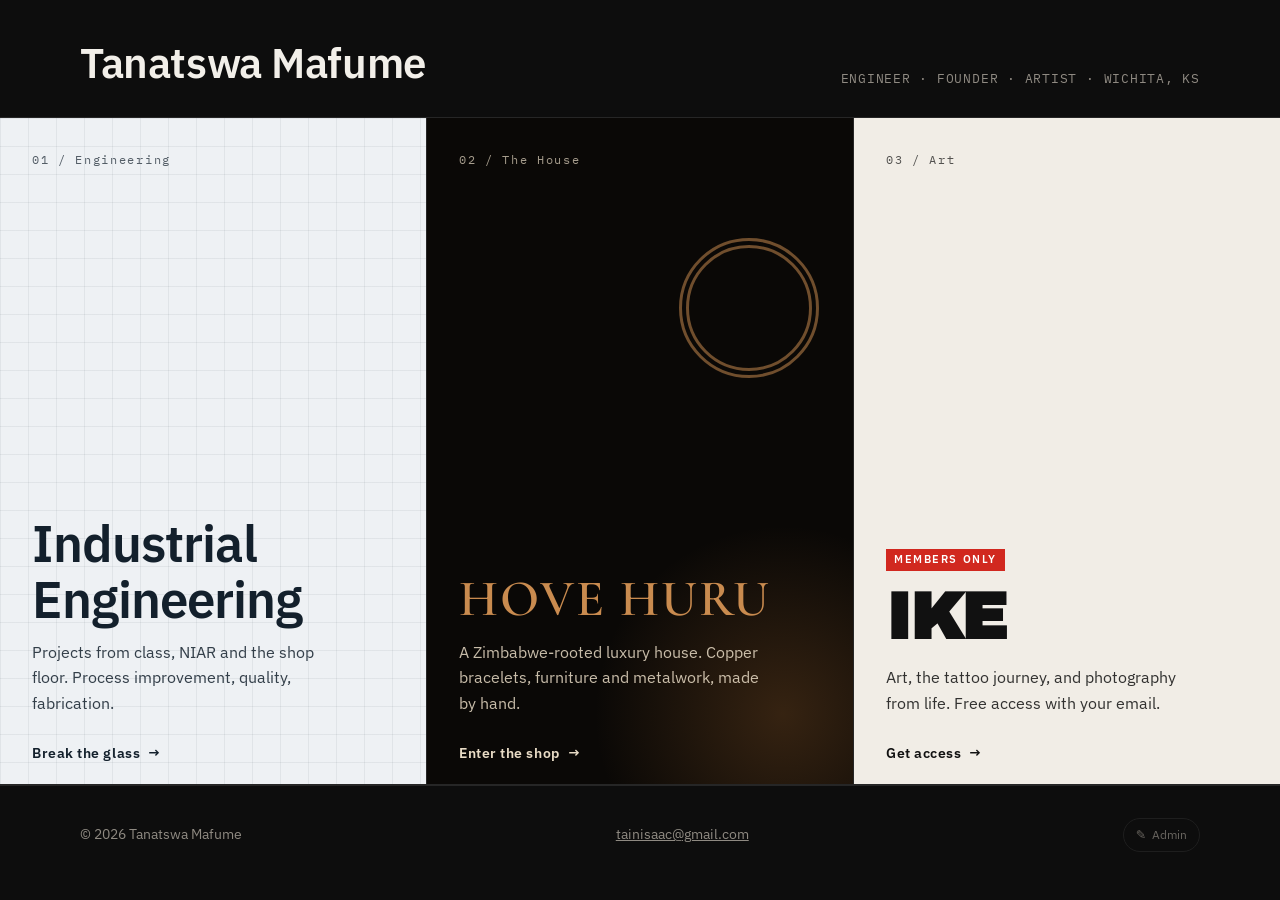
<file: index.html>
<!doctype html>
<html lang="en">
<head>
<meta charset="utf-8">
<meta name="viewport" content="width=device-width, initial-scale=1">
<title>Tanatswa Mafume</title>
<meta name="description" content="Tanatswa Mafume: industrial engineer, founder of Hove Huru, and artist behind Ike.">
<link rel="preconnect" href="https://fonts.googleapis.com">
<link rel="preconnect" href="https://fonts.gstatic.com" crossorigin>
<link href="https://fonts.googleapis.com/css2?family=IBM+Plex+Sans:wght@400;600&family=IBM+Plex+Mono:wght@500&family=Cormorant+Garamond:wght@500;600&family=Archivo+Black&display=swap" rel="stylesheet">
<link rel="stylesheet" href="assets/base.css?v=20261031181204">
<style>
  :root {
    --bg: #0d0d0d; --fg: #f2efe9; --muted: #8f8a82; --line: #262626;
    --font-body: "IBM Plex Sans", system-ui, sans-serif;
    --font-display: "IBM Plex Sans", system-ui, sans-serif;
  }
  body { min-height: 100vh; display: flex; flex-direction: column; }
  header.hub { padding: 40px 0 28px; }
  header.hub .wrap { display: flex; justify-content: space-between; align-items: end; gap: 16px; flex-wrap: wrap; }
  .hub h1 { font-size: clamp(1.8rem, 4vw, 2.6rem); font-weight: 600; letter-spacing: -.01em; margin: 0; }
  .hub p { margin: 0; color: var(--muted); font-family: "IBM Plex Mono", monospace; font-size: .8rem; letter-spacing: .06em; text-transform: uppercase; }

  .doors { flex: 1; display: grid; grid-template-columns: repeat(3, 1fr); gap: 1px; background: var(--line); border-block: 1px solid var(--line); }
  .door {
    position: relative; display: flex; flex-direction: column; justify-content: space-between;
    min-height: 62vh; padding: 32px; text-decoration: none; overflow: hidden;
    transition: filter .25s ease;
  }
  .door:focus-visible { outline: 2px solid currentColor; outline-offset: -6px; }
  .door .num { font-family: "IBM Plex Mono", monospace; font-size: .75rem; letter-spacing: .14em; opacity: .7; }
  .door h2 { font-size: clamp(2rem, 4vw, 3.2rem); margin: 0 0 12px; }
  .door .what { max-width: 30ch; opacity: .85; margin: 0 0 24px; }
  .door .go { font-size: .85rem; font-weight: 600; letter-spacing: .04em; display: inline-flex; gap: 8px; align-items: center; }
  .door .go::after { content: "→"; transition: transform .2s ease; }
  .door:hover .go::after { transform: translateX(4px); }

  .door.eng { background: #eef1f4; color: #13202c; }
  .door.eng h2 { font-family: "IBM Plex Sans", sans-serif; font-weight: 600; letter-spacing: -.02em; }
  .door.eng .grid-bg { position: absolute; inset: 0; background-image: linear-gradient(#13202c10 1px, transparent 1px), linear-gradient(90deg, #13202c10 1px, transparent 1px); background-size: 28px 28px; pointer-events: none; }

  .door.hh { background: #0a0806; color: #e9dcc6; }
  .door.hh h2 { font-family: "Cormorant Garamond", serif; font-weight: 600; letter-spacing: .04em; text-transform: uppercase; color: #c98b4f; }
  .door.hh .glow { position: absolute; width: 380px; height: 380px; right: -120px; bottom: -120px; border-radius: 50%; background: radial-gradient(circle, #b8733340, transparent 70%); pointer-events: none; }

  .door.ike { background: #f1ede6; color: #111; }
  .door.ike h2 { font-family: "Archivo Black", sans-serif; text-transform: uppercase; font-size: clamp(2.4rem, 5vw, 4rem); letter-spacing: -.02em; }
  .door.ike .stamp { display: inline-block; background: #d1281f; color: #fff; padding: 2px 8px; font-size: .7rem; letter-spacing: .14em; text-transform: uppercase; font-weight: 600; margin-bottom: 12px; }

  .door > * { position: relative; }

  /* ---- Motion ---- */
  .door::before { content: ""; position: absolute; inset: 0; pointer-events: none; opacity: 0; transition: opacity .5s ease; background: radial-gradient(420px circle at var(--mx, 50%) var(--my, 50%), var(--spot), transparent 65%); }
  .door:hover::before { opacity: 1; }
  .door.eng { --spot: #1f4e7922; } .door.hh { --spot: #c98b4f33; } .door.ike { --spot: #d1281f22; }
  .door .reveal-up { transform: translateY(14px); transition: transform .6s cubic-bezier(.2,.8,.2,1); }
  .door:hover .reveal-up { transform: none; }
  .door .what { transition: opacity .5s ease; }
  .door.eng .grid-bg { animation: drift 24s linear infinite; }
  @keyframes drift { to { background-position: 28px 28px, 28px 28px; } }
  .door.hh .glow { animation: breathe 6s ease-in-out infinite; }
  @keyframes breathe { 50% { transform: scale(1.25); opacity: .7; } }
  .door.hh .ring { position: absolute; right: 8%; top: 18%; width: 140px; aspect-ratio: 1; border-radius: 50%; border: 10px double #c98b4f88; animation: spin 18s linear infinite; pointer-events: none; }
  @keyframes spin { to { transform: rotate(360deg); } }
  .door.ike h2 { position: relative; }
  .door.ike:hover h2::before, .door.ike:hover h2::after { content: attr(data-text); position: absolute; inset: 0; }
  .door.ike:hover h2::before { color: #d1281f; animation: glitch .4s steps(2) infinite; clip-path: inset(0 0 55% 0); }
  .door.ike:hover h2::after { color: #1f6fd1; animation: glitch .5s steps(2) infinite reverse; clip-path: inset(50% 0 0 0); }
  @keyframes glitch { 0% { transform: translate(0) } 25% { transform: translate(-4px, 2px) } 50% { transform: translate(4px, -1px) } 75% { transform: translate(-2px, -2px) } 100% { transform: translate(3px, 1px) } }
  .motion-on .door { opacity: 0; transform: translateY(40px); animation: rise 1s cubic-bezier(.2,.8,.2,1) forwards; }
  .motion-on .door:nth-child(2) { animation-delay: .12s } .motion-on .door:nth-child(3) { animation-delay: .24s }
  @keyframes rise { to { opacity: 1; transform: none; } }

  @media (max-width: 860px) {
    .doors { grid-template-columns: 1fr; }
    .door { min-height: 40vh; padding: 28px 20px; }
  }
</style>
</head>
<body>
  <header class="hub">
    <div class="wrap">
      <h1 data-t="hub.name" data-split>Tanatswa Mafume</h1>
      <p data-t="hub.tagline">Engineer · Founder · Artist · Wichita, KS</p>
    </div>
  </header>

  <main class="doors">
    <a class="door eng" href="engineering/" data-spot data-shatter="#f6f7f9">
      <span class="grid-bg" aria-hidden="true"></span>
      <span data-t="hub.eng.label" class="num">01 / Engineering</span>
      <div class="reveal-up">
        <h2 data-t="hub.eng.title">Industrial Engineering</h2>
        <p data-t="hub.eng.text" class="what">Projects from class, NIAR and the shop floor. Process improvement, quality, fabrication.</p>
        <span data-t="hub.eng.cta" class="go">Break the glass</span>
      </div>
    </a>

    <a class="door hh" href="hovehuru/" data-spot data-portal>
      <span class="glow" aria-hidden="true"></span>
      <span class="ring" aria-hidden="true"></span>
      <span data-t="hub.hh.label" class="num">02 / The House</span>
      <div class="reveal-up">
        <h2 data-t="hub.hh.title">Hove Huru</h2>
        <p data-t="hub.hh.text" class="what">A Zimbabwe-rooted luxury house. Copper bracelets, furniture and metalwork, made by hand.</p>
        <span data-t="hub.hh.cta" class="go">Enter the shop</span>
      </div>
    </a>

    <a class="door ike" href="ike/" data-spot data-ink>
      <span data-t="hub.ike.label" class="num">03 / Art</span>
      <div class="reveal-up">
        <span data-t="hub.ike.badge" class="stamp">Members only</span>
        <h2 data-t="hub.ike.title" data-text="Ike">Ike</h2>
        <p data-t="hub.ike.text" class="what">Art, the tattoo journey, and photography from life. Free access with your email.</p>
        <span data-t="hub.ike.cta" class="go">Get access</span>
      </div>
    </a>
  </main>

  <footer class="footer" style="margin-top:0">
    <div class="wrap">
      <span>© <span data-year></span> Tanatswa Mafume</span>
      <a data-email href="#"></a>
      <a class="admin-link" href="admin/#home" data-admin-link><span aria-hidden="true">✎</span> Admin</a>
    </div>
  </footer>

<script data-live="assets/config.js">document.write('<script src="assets/config.js?t='+Math.floor(Date.now()/6e4)+'"><\/script>')</script>
<script src="assets/site.js?v=20261031181204"></script>
<script data-live="data/text.js">document.write('<script src="data/text.js?t='+Math.floor(Date.now()/6e4)+'"><\/script>')</script>
<script src="assets/bind.js?v=20261031181204"></script>
<script src="assets/motion.js?v=20261031181204"></script>
<script src="assets/shatter.js?v=20261031181204"></script>
<script src="assets/portal.js?v=20261031181204"></script>
<script src="assets/ink.js?v=20261031181204"></script>
</body>
</html>
</file>
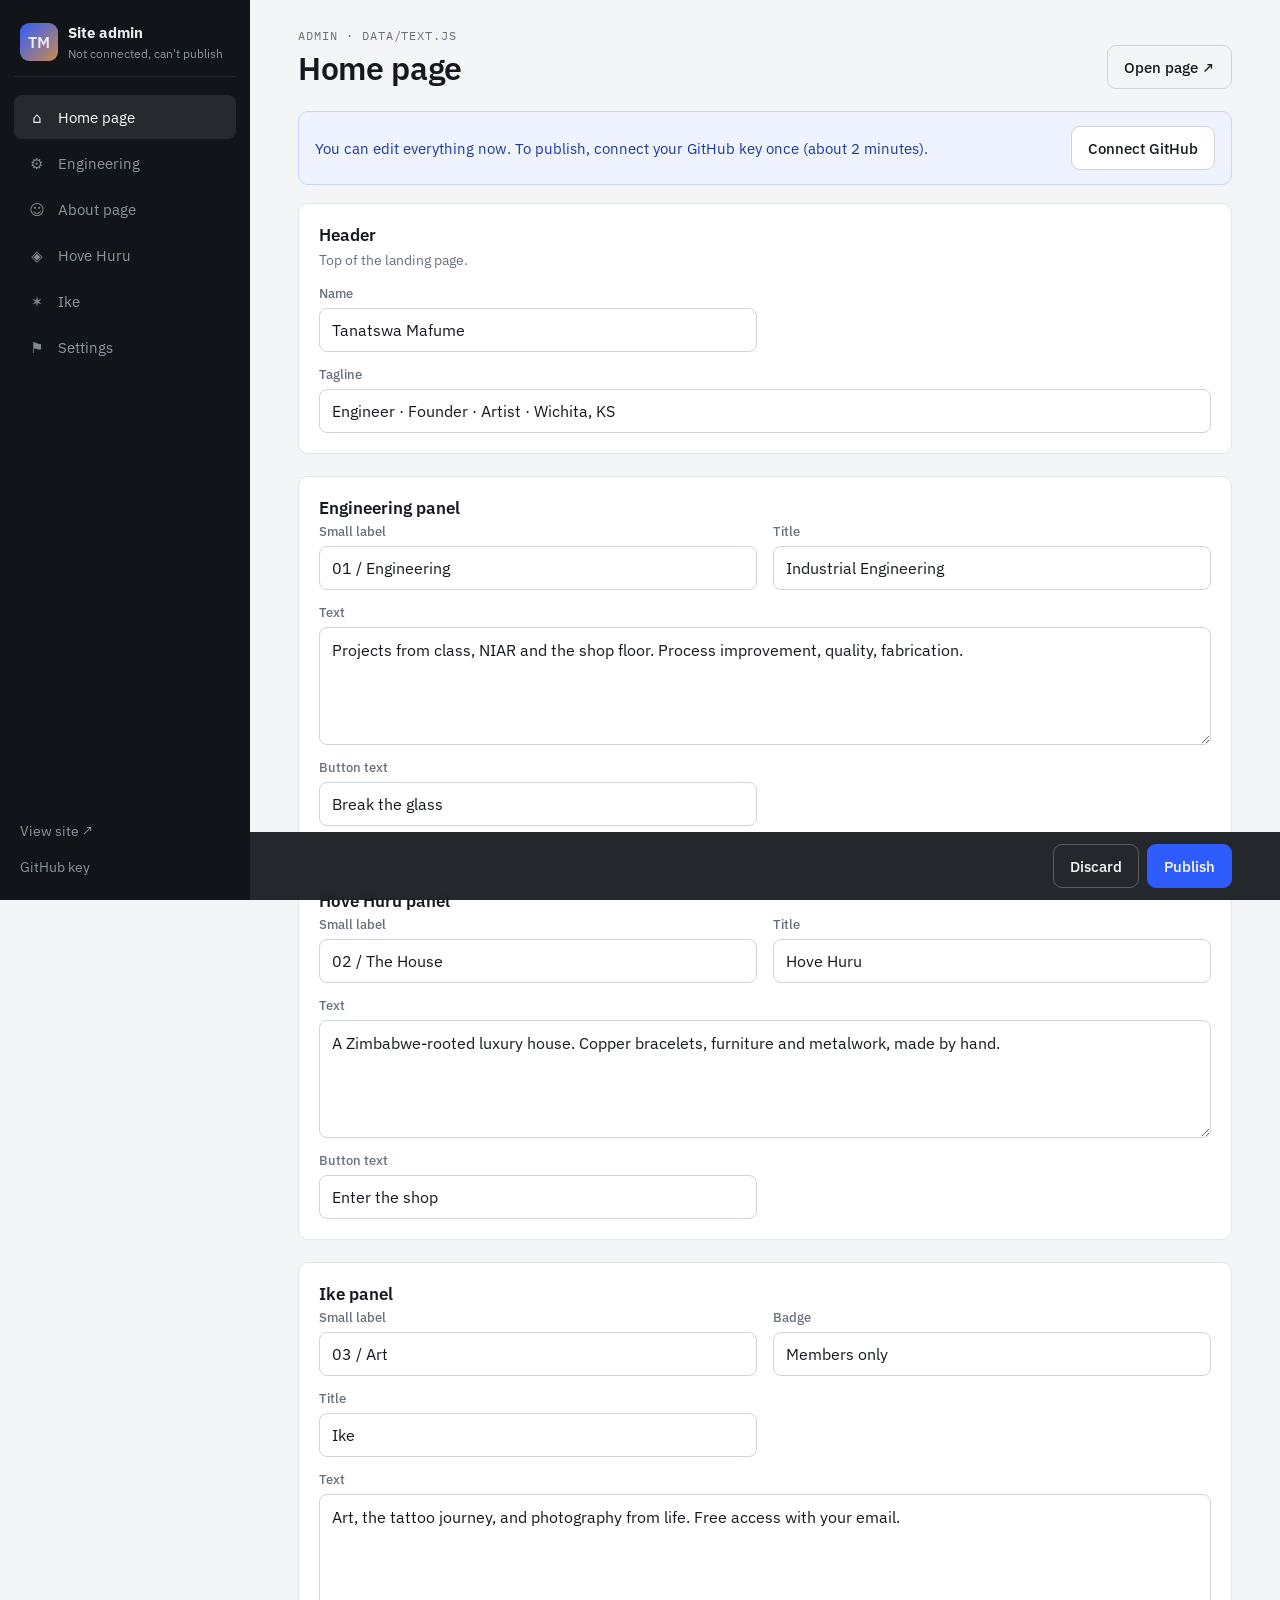
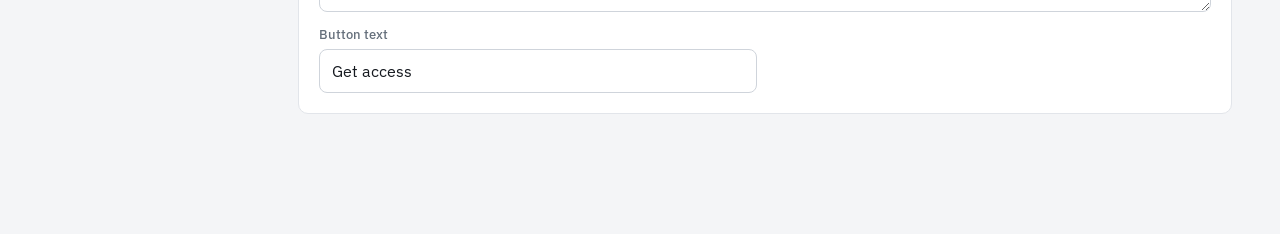
<file: admin/index.html>
<!doctype html>
<html lang="en">
<head>
<meta charset="utf-8">
<meta name="viewport" content="width=device-width, initial-scale=1">
<meta name="robots" content="noindex, nofollow">
<title>Admin | Tanatswa Mafume</title>
<link rel="preconnect" href="https://fonts.googleapis.com">
<link rel="preconnect" href="https://fonts.gstatic.com" crossorigin>
<link href="https://fonts.googleapis.com/css2?family=IBM+Plex+Sans:wght@400;500;600&family=IBM+Plex+Mono:wght@500&display=swap" rel="stylesheet">
<link rel="stylesheet" href="admin.css?v=20261031181204">
</head>
<body>
  <aside class="side">
    <div class="me">
      <div class="logo">TM</div>
      <div><b>Site admin</b><span id="connState">Not connected</span></div>
    </div>
    <nav class="tabs" id="tabs" aria-label="Sections"></nav>
    <div class="side-foot">
      <a href="../" target="_blank" rel="noopener">View site ↗</a>
      <button type="button" class="link" id="openToken">GitHub key</button>
    </div>
  </aside>

  <main class="main">
    <header class="top">
      <div>
        <p class="crumb" id="crumb">Admin</p>
        <h1 id="pageTitle">Loading…</h1>
      </div>
      <a class="btn ghost" id="openPage" href="../" target="_blank" rel="noopener">Open page ↗</a>
    </header>
    <div id="notice" class="notice" hidden></div>
    <div id="view" class="view"></div>
  </main>

  <div class="savebar" id="savebar" hidden>
    <span id="dirtyText">Unsaved changes</span>
    <div class="savebar-actions">
      <button type="button" class="btn ghost" id="discard">Discard</button>
      <button type="button" class="btn primary" id="publish">Publish</button>
    </div>
  </div>

  <dialog id="tokenDlg">
    <form method="dialog" class="dlg">
      <h2>Connect your GitHub</h2>
      <p>The admin saves changes by updating your site's files on GitHub. It needs a key that only lets it edit <b>this one website</b>. You make it once; it's stored only in this browser.</p>
      <ol class="steps">
        <li>Open <a href="https://github.com/settings/personal-access-tokens/new" target="_blank" rel="noopener">GitHub → New fine-grained token</a>.</li>
        <li><b>Token name:</b> Website admin. <b>Expiration:</b> 90 days.</li>
        <li><b>Repository access:</b> Only select repositories → <b>Portfolio_Website</b>.</li>
        <li><b>Permissions → Repository → Contents:</b> Read and write.</li>
        <li>Tap <b>Generate token</b>, copy it, and paste it below.</li>
      </ol>
      <label class="field"><span>GitHub key</span><input type="password" id="tokenInput" autocomplete="off" spellcheck="false" placeholder="github_pat_…"></label>
      <p class="small" id="tokenMsg"></p>
      <div class="dlg-actions">
        <button type="button" class="btn ghost" id="forgetToken">Forget key</button>
        <span style="flex:1"></span>
        <button type="button" class="btn ghost" id="closeToken">Cancel</button>
        <button type="button" class="btn primary" id="saveToken">Connect</button>
      </div>
    </form>
  </dialog>

  <div class="toast" id="toast" role="status" aria-live="polite"></div>

<script src="admin.js?v=20261031181204"></script>
</body>
</html>
</file>
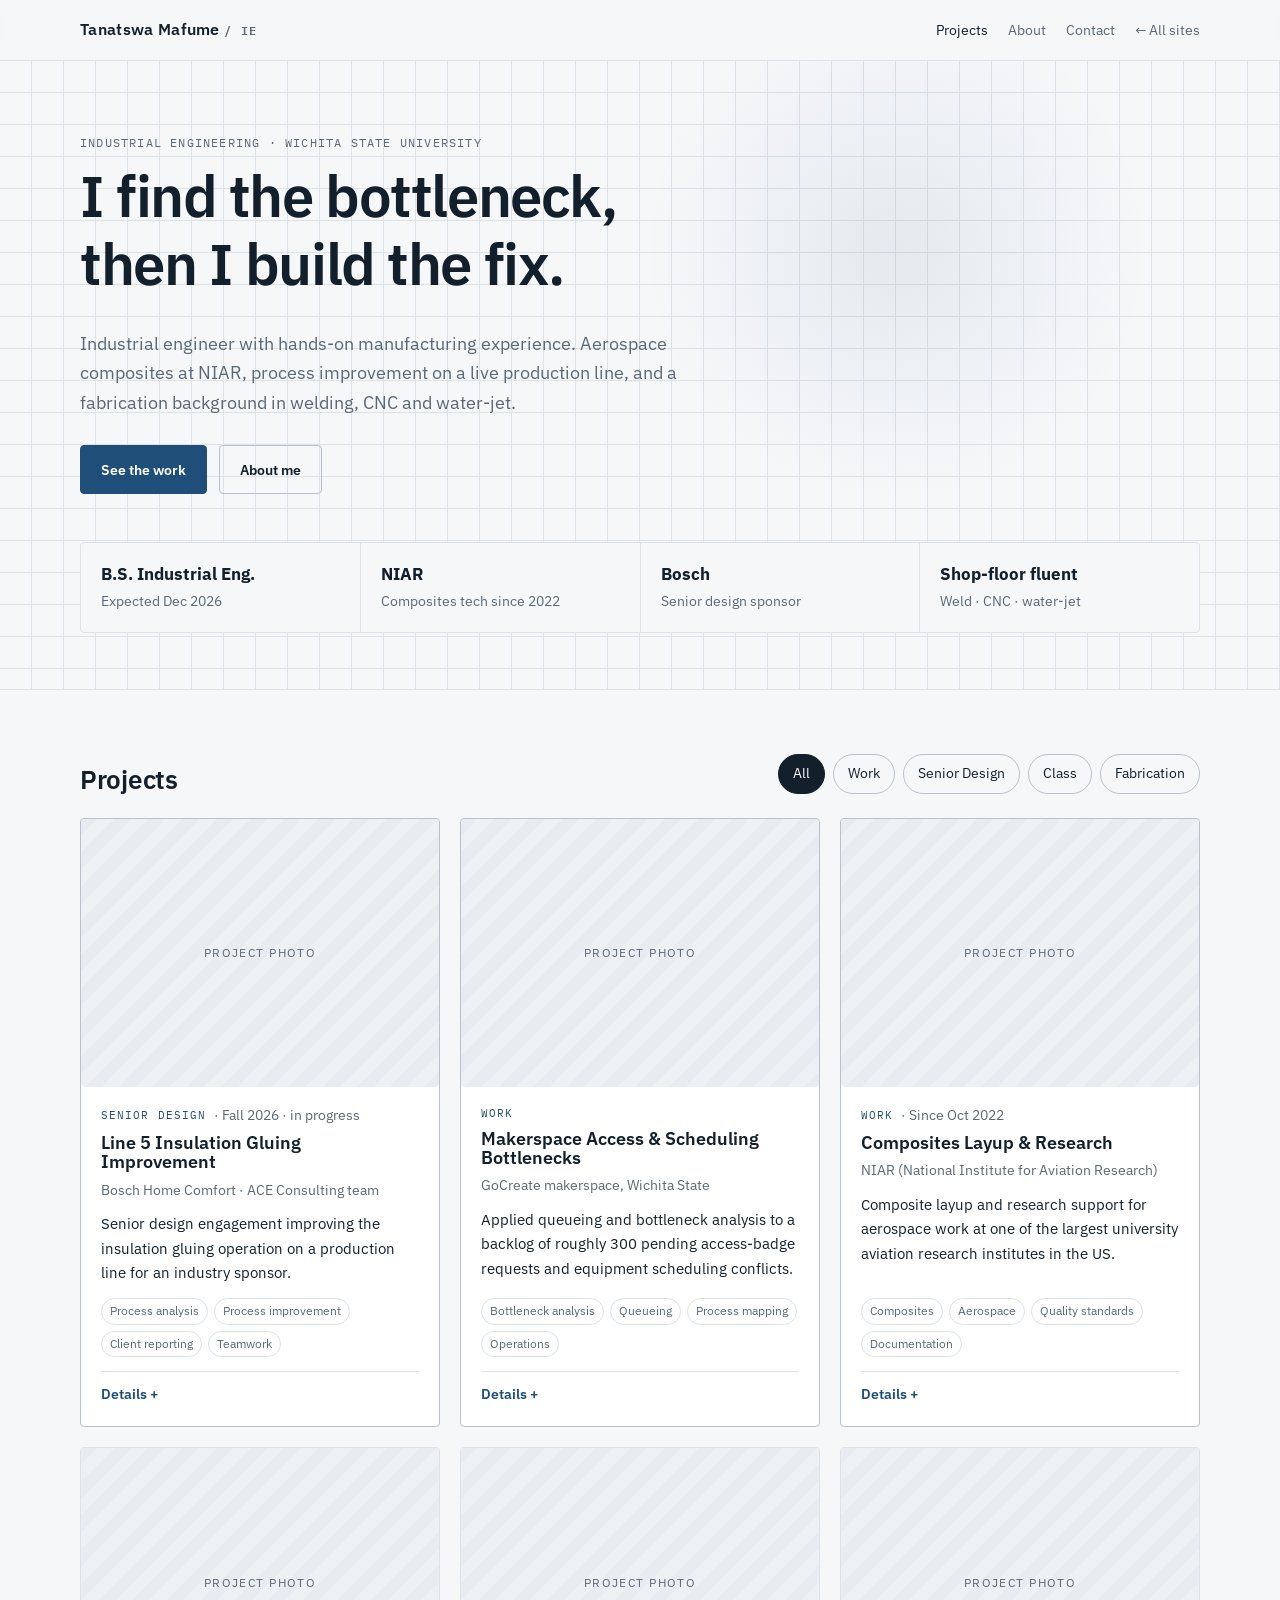
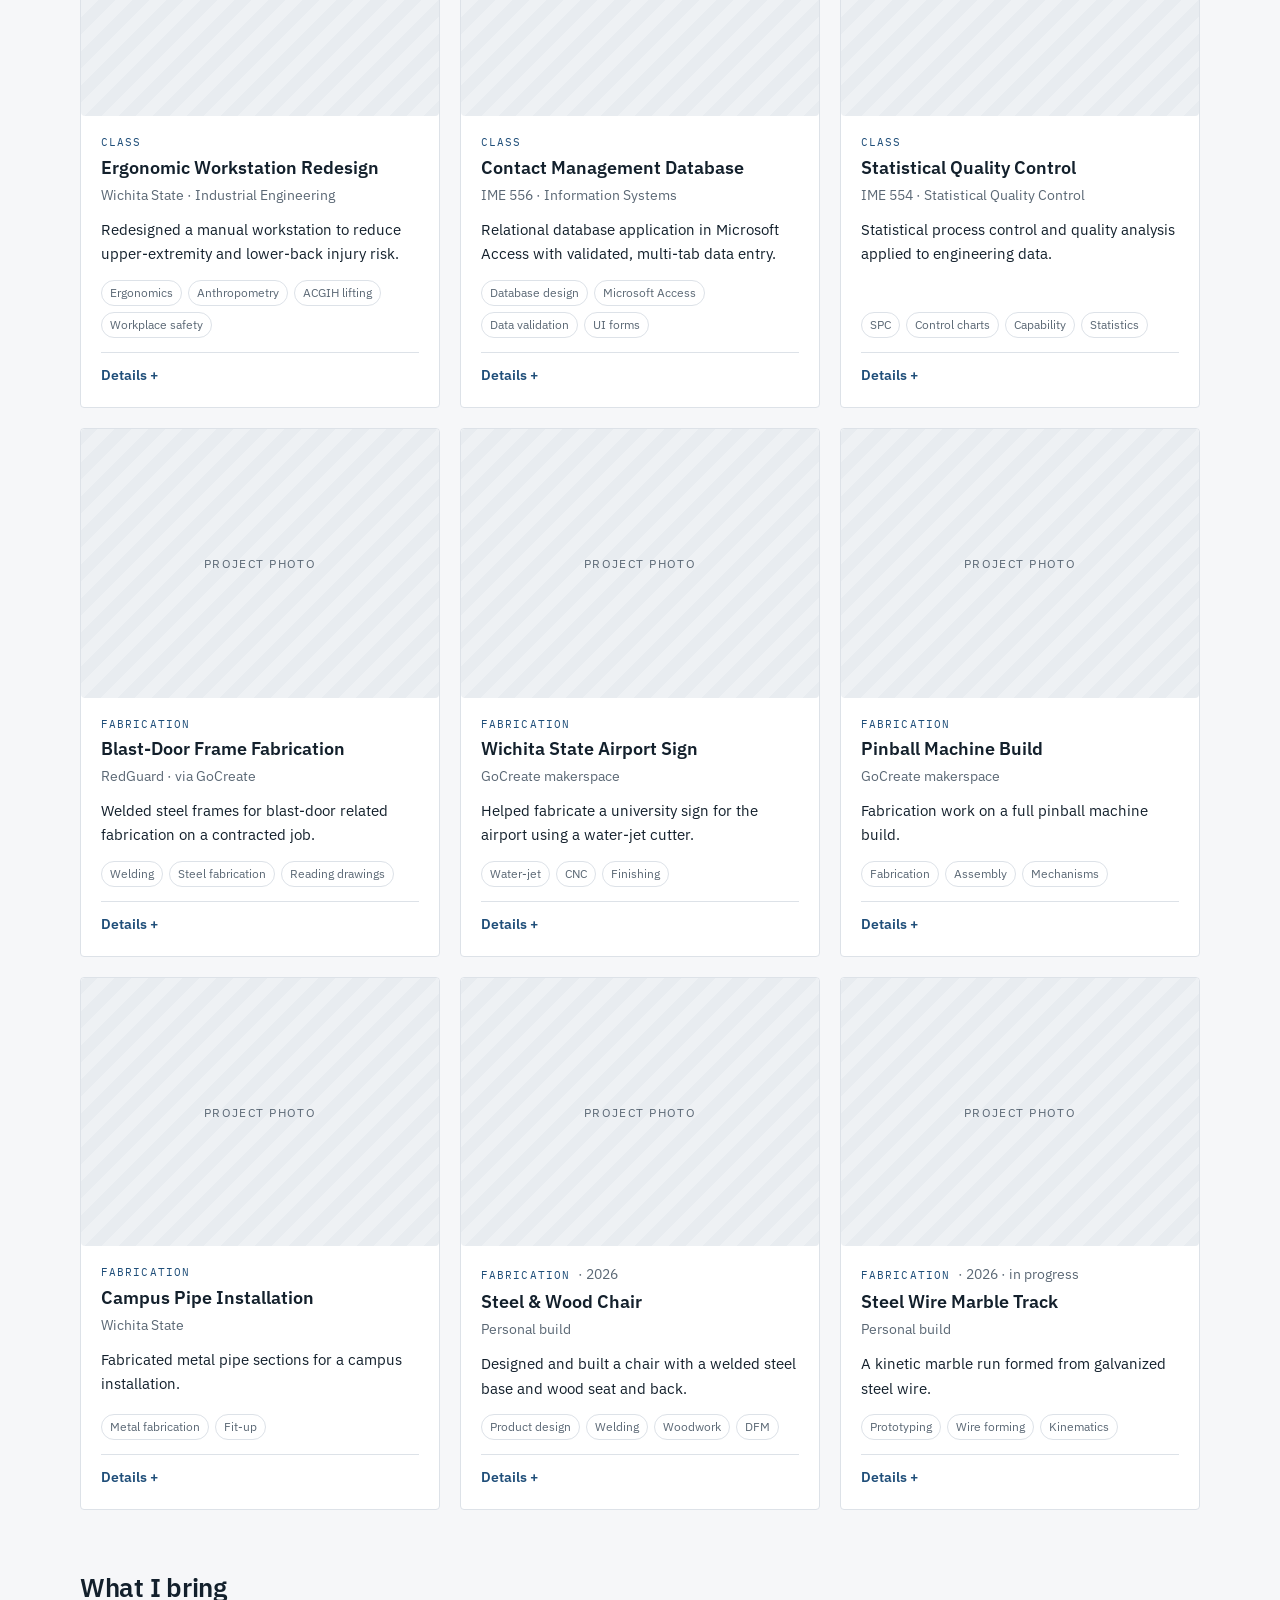
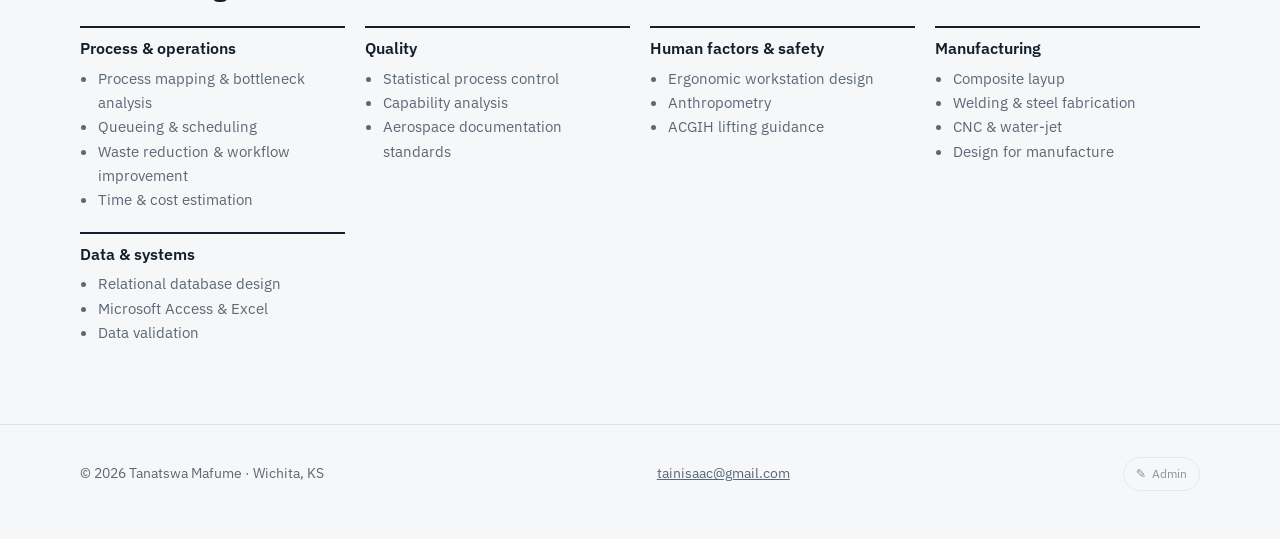
<file: engineering/index.html>
<!doctype html>
<html lang="en">
<head>
<meta charset="utf-8">
<meta name="viewport" content="width=device-width, initial-scale=1">
<title>Engineering Portfolio | Tanatswa Mafume</title>
<meta name="description" content="Industrial engineering portfolio of Tanatswa Mafume: process improvement, quality, ergonomics, composites and fabrication.">
<link rel="preconnect" href="https://fonts.googleapis.com">
<link rel="preconnect" href="https://fonts.gstatic.com" crossorigin>
<link href="https://fonts.googleapis.com/css2?family=IBM+Plex+Sans:wght@400;600&family=IBM+Plex+Mono:wght@500&display=swap" rel="stylesheet">
<link rel="stylesheet" href="../assets/base.css?v=20261031181204">
<link rel="stylesheet" href="eng.css?v=20261031181204">
<script>try{if(sessionStorage.getItem("arrive-from-glass")){sessionStorage.removeItem("arrive-from-glass");document.documentElement.classList.add("from-glass");}}catch(e){}</script>
</head>
<body>
  <div class="progress" data-progress aria-hidden="true"></div>
  <header class="topbar">
    <div class="wrap">
      <a class="brand" href="./">Tanatswa Mafume <span class="mono">/ IE</span></a>
      <nav class="nav">
        <a href="./" aria-current="page">Projects</a>
        <a href="about.html">About</a>
        <a href="about.html#contact">Contact</a>
        <a class="back-home" href="../">← All sites</a>
      </nav>
    </div>
  </header>

  <main>
    <section class="hero" data-spot>
      <div class="wrap">
        <p data-t="eng.eyebrow" class="mono" data-reveal>Industrial Engineering · Wichita State University</p>
        <h1 data-t="eng.headline" data-split>I find the bottleneck, then I build the fix.</h1>
        <p data-t="eng.lede" class="lede" data-reveal style="--d:400ms">Industrial engineer with hands-on manufacturing experience. Aerospace composites at NIAR, process improvement on a live production line, and a fabrication background in welding, CNC and water-jet.</p>
        <div class="cta" data-reveal style="--d:550ms">
          <a class="btn" href="#projects">See the work</a>
          <a class="btn ghost" href="about.html">About me</a>
          <a class="btn ghost" data-resume="../" href="#">Download resume</a>
        </div>

        <div class="stats" data-reveal-stagger="90">
          <div class="stat" data-reveal><b data-t="eng.stat1.title">B.S. Industrial Eng.</b><span data-t="eng.stat1.sub">Expected Dec 2026</span></div>
          <div class="stat" data-reveal><b data-t="eng.stat2.title">NIAR</b><span data-t="eng.stat2.sub">Composites tech since 2022</span></div>
          <div class="stat" data-reveal><b data-t="eng.stat3.title">Bosch</b><span data-t="eng.stat3.sub">Senior design sponsor</span></div>
          <div class="stat" data-reveal><b data-t="eng.stat4.title">Shop-floor fluent</b><span data-t="eng.stat4.sub">Weld · CNC · water-jet</span></div>
        </div>
      </div>
    </section>

    <section class="block" id="projects">
      <div class="wrap">
        <div class="section-head">
          <h2>Projects</h2>
          <div class="filters" role="group" aria-label="Filter projects">
            <button type="button" data-f="All" aria-pressed="true">All</button>
            <button type="button" data-f="Work" aria-pressed="false">Work</button>
            <button type="button" data-f="Senior Design" aria-pressed="false">Senior Design</button>
            <button type="button" data-f="Class" aria-pressed="false">Class</button>
            <button type="button" data-f="Fabrication" aria-pressed="false">Fabrication</button>
          </div>
        </div>
        <div class="grid" id="grid" data-reveal-stagger="60"></div>
      </div>
    </section>

    <section class="block">
      <div class="wrap">
        <div class="section-head"><h2>What I bring</h2></div>
        <div class="caps" data-reveal-stagger="100">
          <div class="cap" data-reveal><h3>Process & operations</h3><ul><li>Process mapping & bottleneck analysis</li><li>Queueing & scheduling</li><li>Waste reduction & workflow improvement</li><li>Time & cost estimation</li></ul></div>
          <div class="cap" data-reveal><h3>Quality</h3><ul><li>Statistical process control</li><li>Capability analysis</li><li>Aerospace documentation standards</li></ul></div>
          <div class="cap" data-reveal><h3>Human factors & safety</h3><ul><li>Ergonomic workstation design</li><li>Anthropometry</li><li>ACGIH lifting guidance</li></ul></div>
          <div class="cap" data-reveal><h3>Manufacturing</h3><ul><li>Composite layup</li><li>Welding & steel fabrication</li><li>CNC & water-jet</li><li>Design for manufacture</li></ul></div>
          <div class="cap" data-reveal><h3>Data & systems</h3><ul><li>Relational database design</li><li>Microsoft Access & Excel</li><li>Data validation</li></ul></div>
        </div>
      </div>
    </section>
  </main>

  <footer class="footer">
    <div class="wrap">
      <span>© <span data-year></span> Tanatswa Mafume · Wichita, KS</span>
      <span><a data-email href="#"></a></span>
      <a class="admin-link" href="../admin/#engineering" data-admin-link><span aria-hidden="true">✎</span> Admin</a>
    </div>
  </footer>

<script data-live="../assets/config.js">document.write('<script src="../assets/config.js?t='+Math.floor(Date.now()/6e4)+'"><\/script>')</script>
<script src="../assets/site.js?v=20261031181204"></script>
<script data-live="../data/text.js">document.write('<script src="../data/text.js?t='+Math.floor(Date.now()/6e4)+'"><\/script>')</script>
<script src="../assets/bind.js?v=20261031181204"></script>
<script data-live="projects.js">document.write('<script src="projects.js?t='+Math.floor(Date.now()/6e4)+'"><\/script>')</script>
<script src="../assets/motion.js?v=20261031181204"></script>
<script>
  (function () {
    const grid = document.getElementById("grid");
    const list = (window.PROJECTS || []).slice().sort((a, b) => (b.featured === true) - (a.featured === true));

    function card(p) {
      const rows = [["Problem", p.problem], ["What I did", p.approach], ["Result", p.result]]
        .filter(([, v]) => v && v.trim())
        .map(([k, v]) => `<dt>${k}</dt><dd>${escapeHTML(v)}</dd>`).join("");
      return `<article class="card${p.featured ? " featured" : ""}" data-type="${escapeHTML(p.type)}" data-reveal>
        ${mediaHTML(p.img, p.title, "Project photo")}
        <div class="body">
          <div class="meta"><span class="tag-type">${escapeHTML(p.type)}</span>${p.when ? `<span class="org">· ${escapeHTML(p.when)}</span>` : ""}</div>
          <h3>${escapeHTML(p.title)}</h3>
          <p class="org" style="margin:0 0 10px">${escapeHTML(p.org || "")}</p>
          <p class="sum">${escapeHTML(p.summary || "")}</p>
          <div class="chips">${(p.skills || []).map(s => `<span>${escapeHTML(s)}</span>`).join("")}</div>
          ${rows ? `<details><summary>Details</summary><dl>${rows}</dl></details>` : ""}
        </div>
      </article>`;
    }

    function render(filter, animate) {
      const paint = () => {
        grid.innerHTML = list.filter(p => filter === "All" || p.type === filter).map(card).join("");
        window.Motion && Motion.scan(grid);
        grid.classList.remove("fading");
      };
      if (animate && !(window.Motion && Motion.reduce)) { grid.classList.add("fading"); setTimeout(paint, 220); }
      else paint();
    }

    document.querySelectorAll(".filters button").forEach(btn => {
      btn.addEventListener("click", () => {
        document.querySelectorAll(".filters button").forEach(b => b.setAttribute("aria-pressed", String(b === btn)));
        render(btn.dataset.f, true);
      });
    });
    render("All");
  })();
</script>
</body>
</html>
</file>
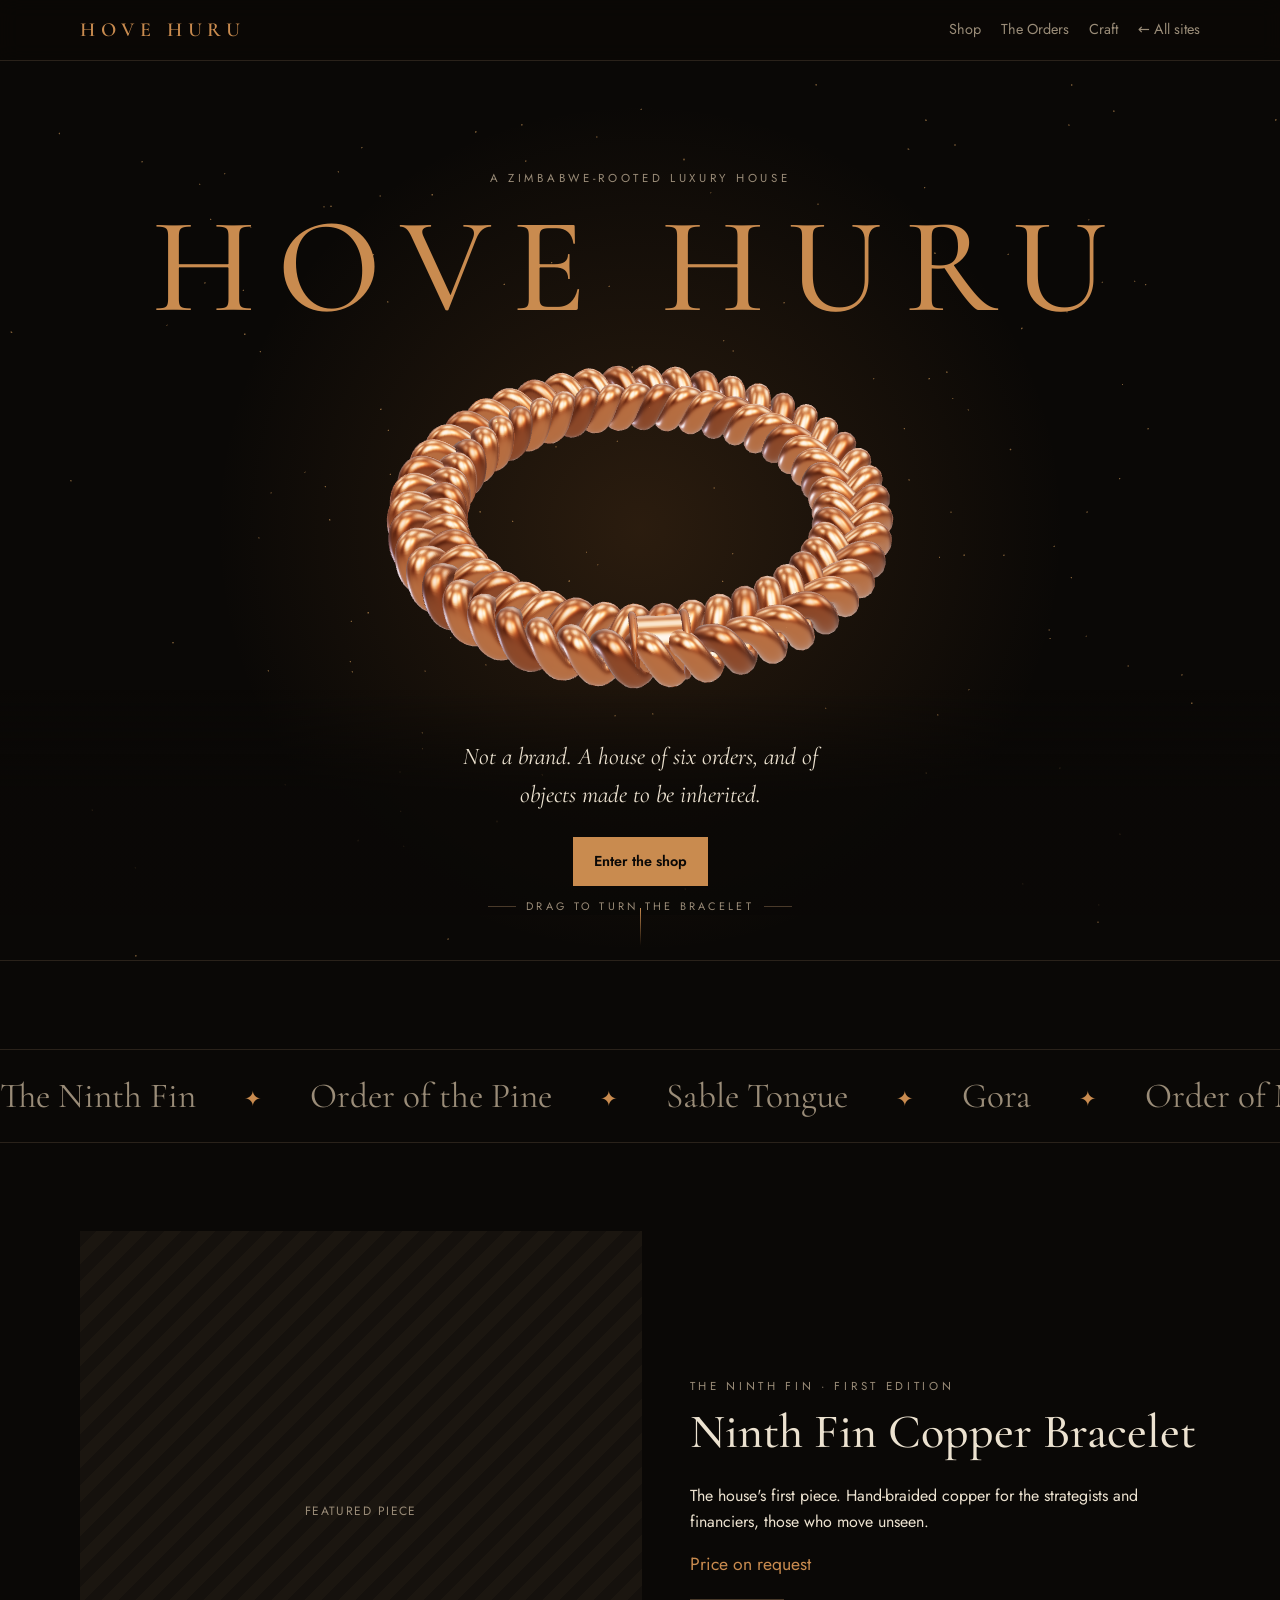
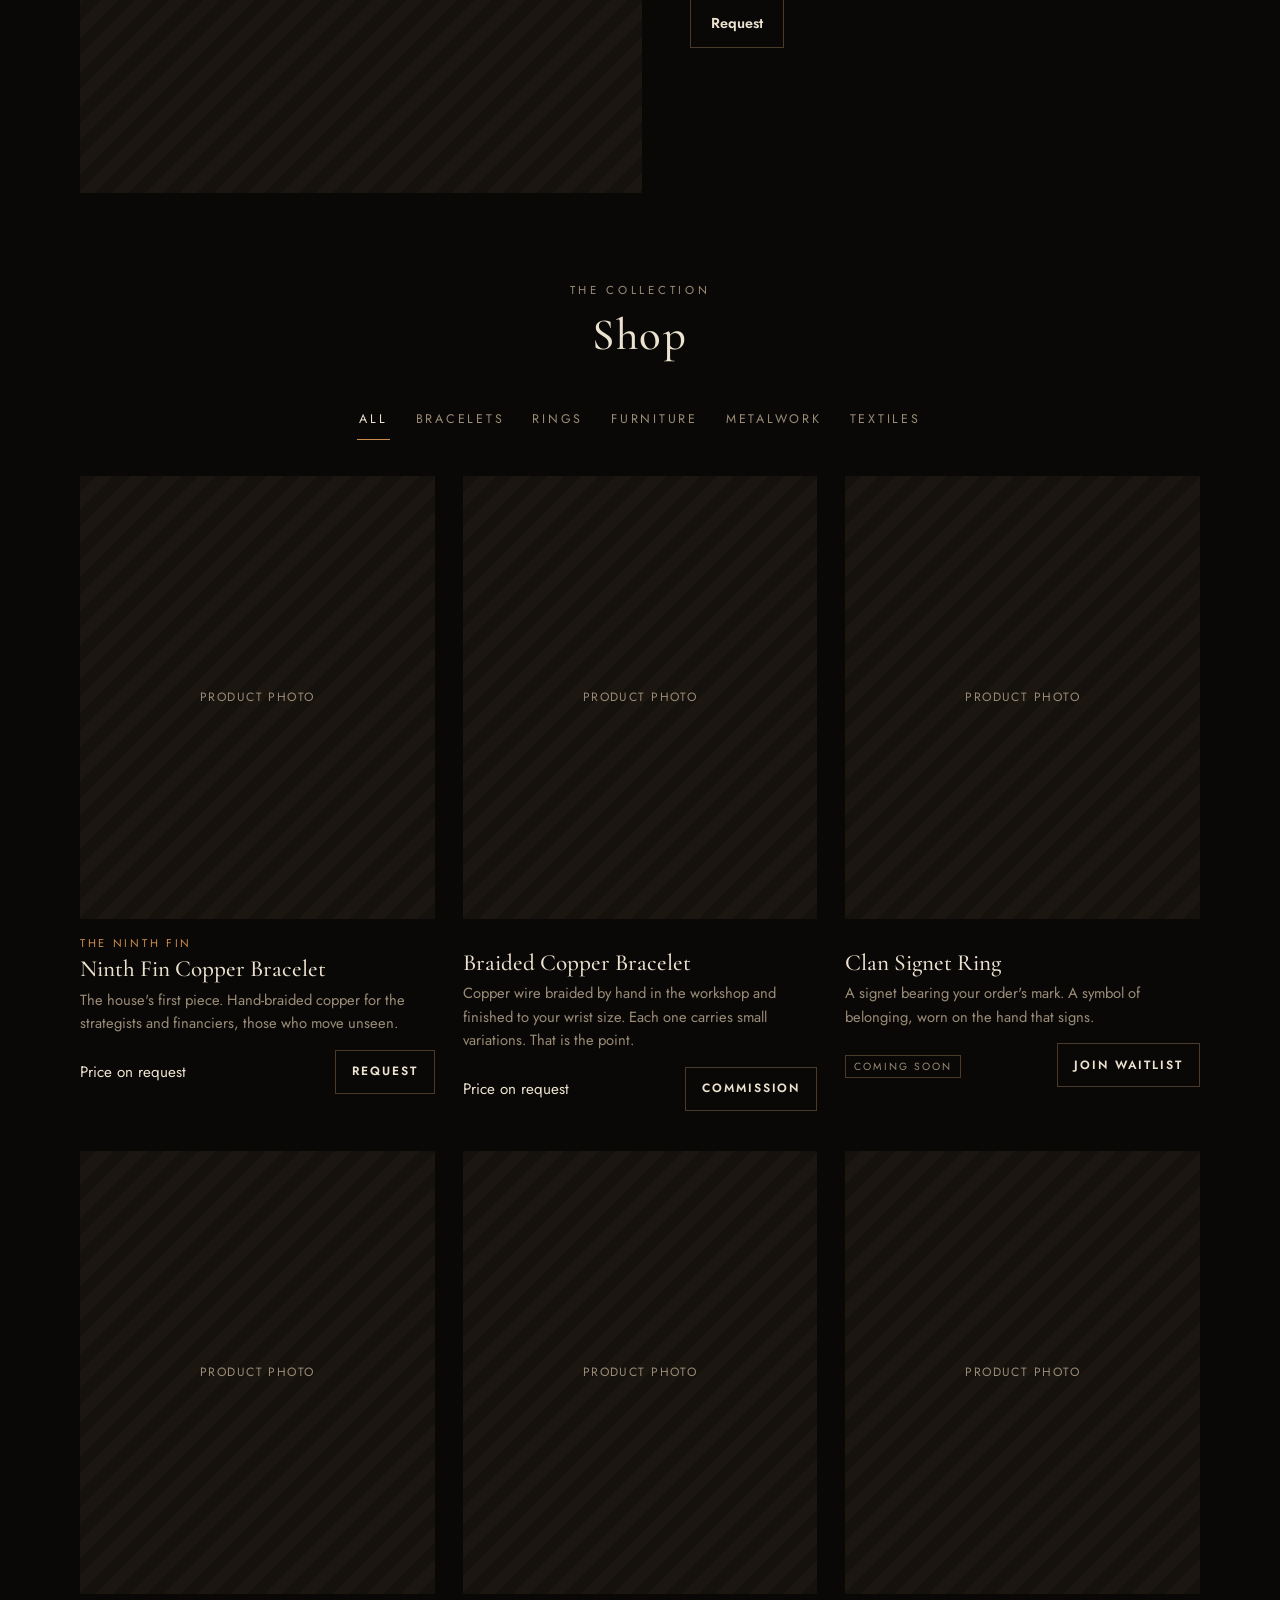
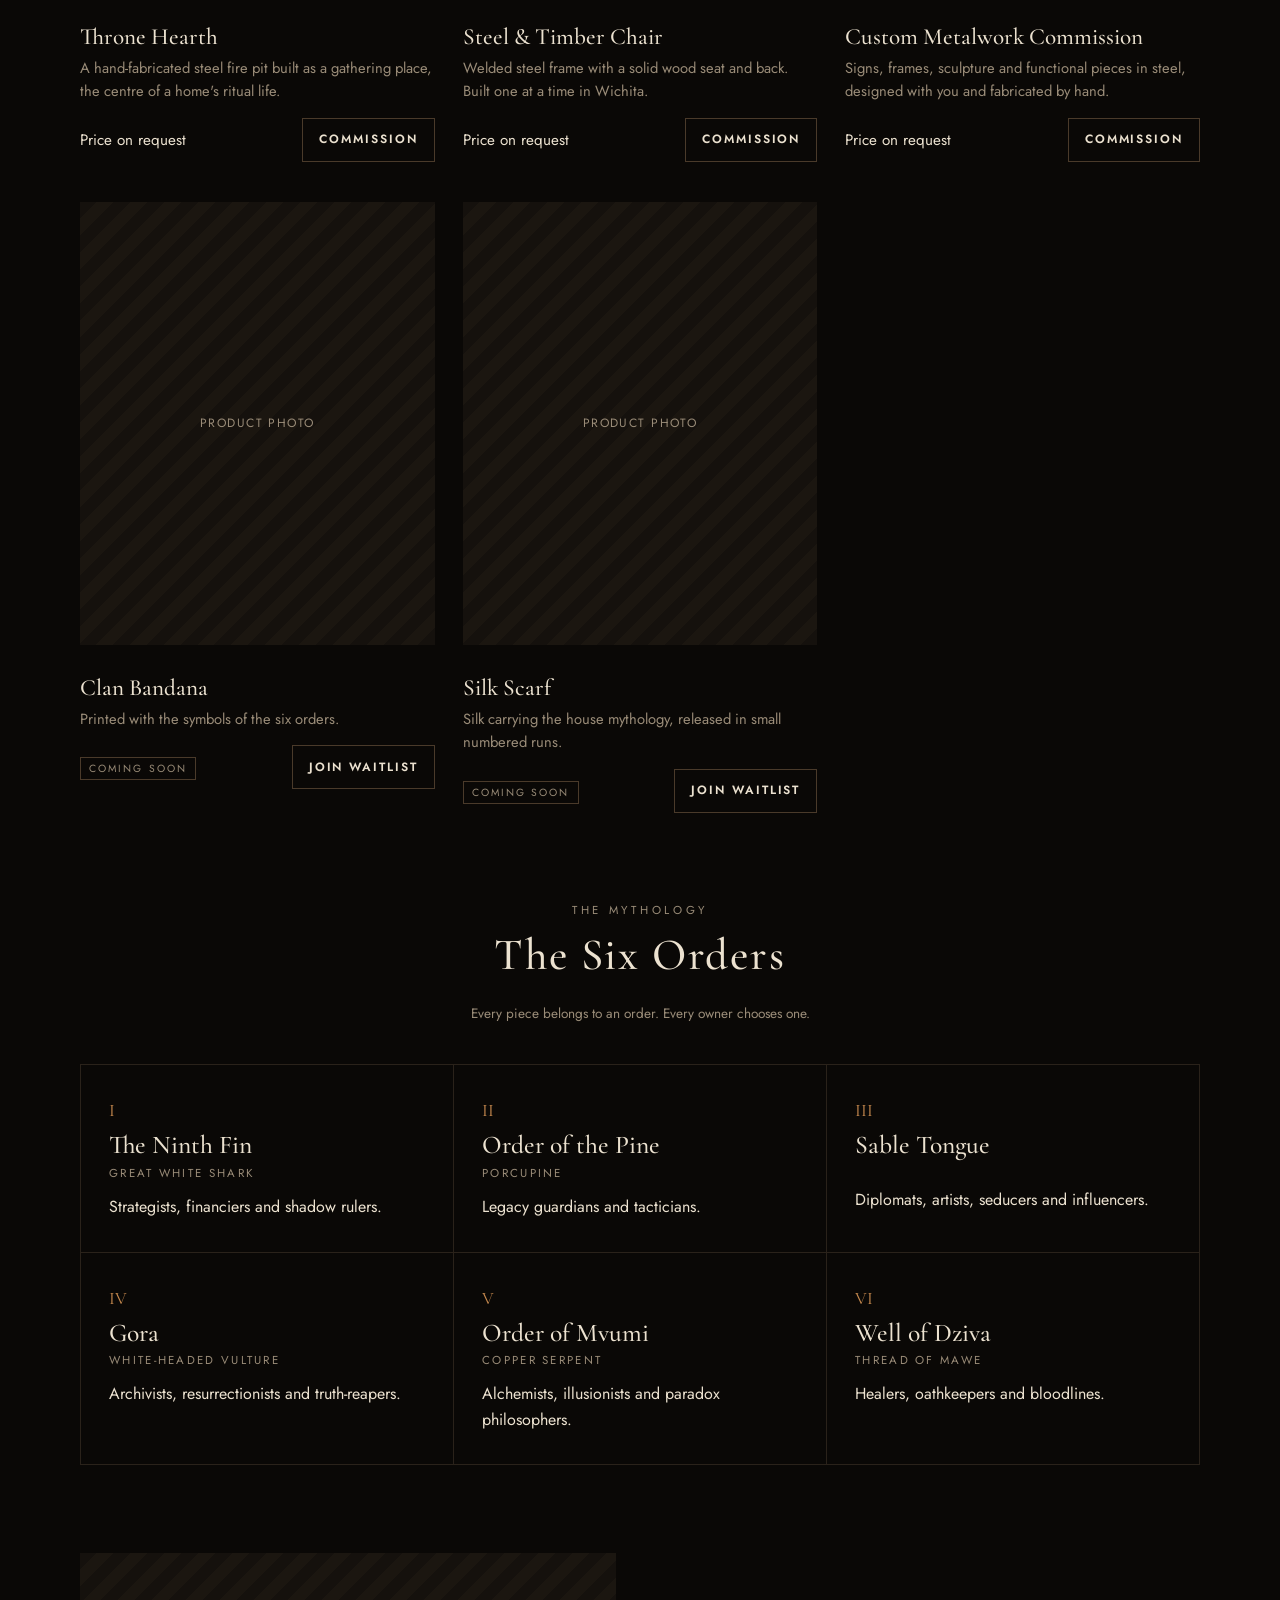
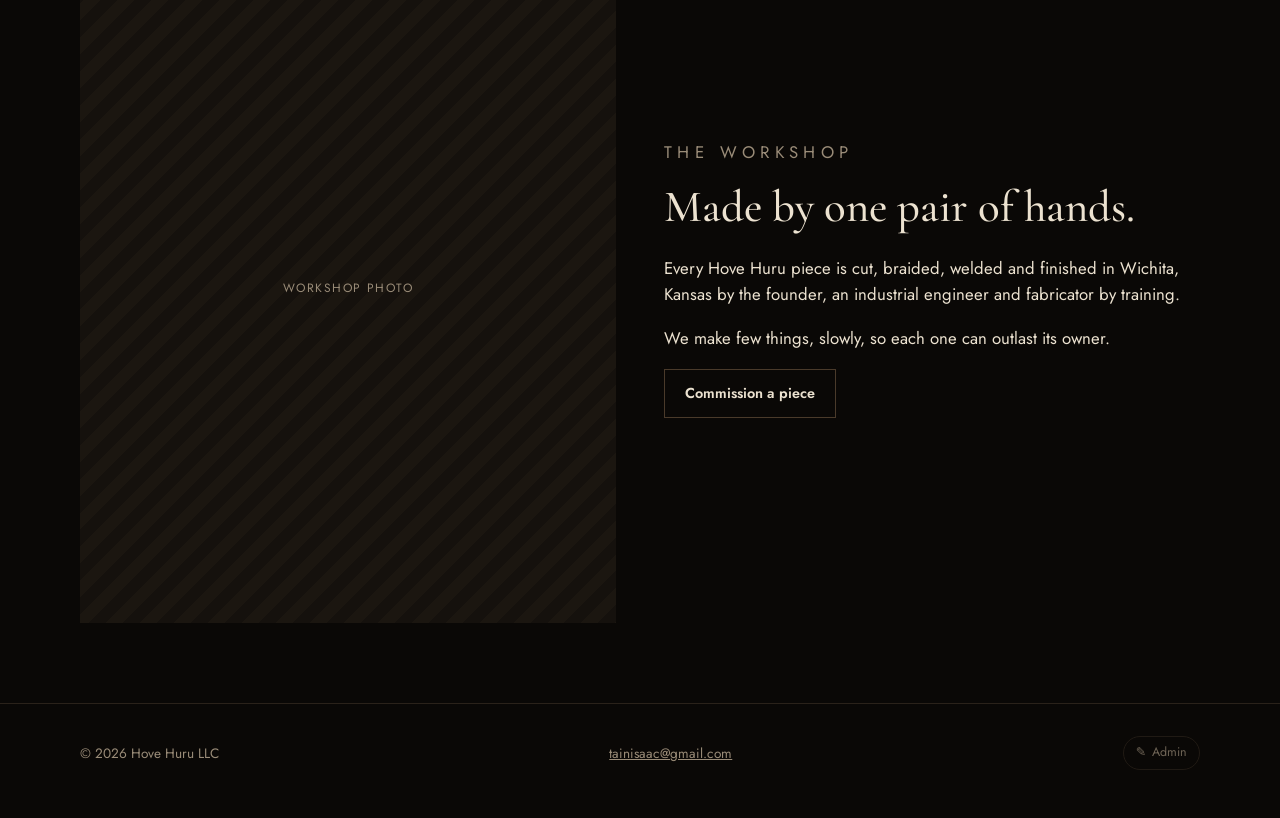
<file: hovehuru/index.html>
<!doctype html>
<html lang="en">
<head>
<meta charset="utf-8">
<meta name="viewport" content="width=device-width, initial-scale=1">
<title>Hove Huru | The House</title>
<meta name="description" content="Hove Huru, a Zimbabwe-rooted luxury house. Hand-braided copper bracelets, furniture and metalwork.">
<link rel="preconnect" href="https://fonts.googleapis.com">
<link rel="preconnect" href="https://fonts.gstatic.com" crossorigin>
<link href="https://fonts.googleapis.com/css2?family=Cormorant+Garamond:ital,wght@0,500;0,600;1,500&family=Jost:wght@400;500&display=swap" rel="stylesheet">
<link rel="stylesheet" href="../assets/base.css?v=20261031181204">
<script>try{if(sessionStorage.getItem("arrive-from-portal")){sessionStorage.removeItem("arrive-from-portal");document.documentElement.classList.add("from-portal");}}catch(e){}</script>
<style>
  :root {
    --bg: #0a0806; --fg: #ece2d0; --muted: #9a8c78;
    --line: #2a221a; --line-strong: #4a3a2a;
    --accent: #c98b4f; --accent-fg: #0a0806; --copper: #c98b4f;
    --ph-a: #15110d; --ph-b: #1b1610;
    --bar-bg: #0a0806e6;
    --font-body: "Jost", system-ui, sans-serif;
    --font-display: "Cormorant Garamond", Georgia, serif;
  }
  .brand { font-size: 1.25rem; letter-spacing: .28em; text-transform: uppercase; font-weight: 600; color: var(--copper); }
  .eyebrow { font-size: .72rem; letter-spacing: .32em; text-transform: uppercase; color: var(--muted); }

  .hero { height: 100svh; min-height: 560px; position: relative; overflow: hidden; border-bottom: 1px solid var(--line); text-align: center; }
  .hero::before { content: ""; position: absolute; left: 50%; top: 52%; transform: translate(-50%, -50%); width: min(1000px, 140vw); aspect-ratio: 1; border-radius: 50%; background: radial-gradient(circle, #b8733330, transparent 60%); pointer-events: none; }
  #bracelet { position: absolute; inset: 0; width: 100%; height: 100%; cursor: grab; opacity: 0; transition: opacity 1.6s ease .2s; }
  #bracelet.ready { opacity: 1; }
  #bracelet.grabbing { cursor: grabbing; }
  .no-webgl #bracelet { display: none; }
  .hero .top, .hero .bottom { position: absolute; left: 0; right: 0; padding: 0 16px; pointer-events: none; }
  .hero .top { top: clamp(84px, 12vh, 130px); }
  .hero .bottom { bottom: clamp(30px, 5vh, 52px); padding-top: 48px; background: linear-gradient(transparent, #0a0806cc 45%); }
  .hero .bottom a, .hero .bottom button { pointer-events: auto; }
  .hero h1 { font-size: clamp(3rem, 11vw, 8.5rem); font-weight: 500; letter-spacing: .16em; text-transform: uppercase; color: var(--copper); margin: 10px 0 0; line-height: 1; }
  .hero blockquote { font-family: var(--font-display); font-style: italic; font-size: clamp(1.15rem, 2.2vw, 1.5rem); max-width: 36ch; margin: 0 auto 22px; color: var(--fg); }
  .drag-hint { display: inline-flex; gap: 10px; align-items: center; font-size: .68rem; letter-spacing: .3em; text-transform: uppercase; color: var(--muted); margin-top: 12px; }
  .drag-hint::before, .drag-hint::after { content: ""; width: 28px; height: 1px; background: var(--line-strong); }
  .scroll-cue { position: absolute; left: 50%; bottom: 14px; width: 1px; height: 38px; background: linear-gradient(var(--copper), transparent); transform-origin: top; animation: cue 2.2s ease-in-out infinite; }
  /* Arriving through the copper portal from the home page: start in darkness, then the hero rises out of it */
  .from-portal body::after { content: ""; position: fixed; inset: 0; z-index: 999; pointer-events: none; background: #0a0806; animation: portalOut 1.2s ease .15s forwards; }
  @keyframes portalOut { to { opacity: 0; visibility: hidden; } }
  .from-portal .hero h1 { animation: residual 2.2s ease-out .2s both; }
  @keyframes residual {
    0% { color: #ffcf8a; text-shadow: 0 0 18px #ff8a2a, 0 0 46px #ff5a00aa; }
    60% { color: #e09454; text-shadow: 0 0 10px #ff6a1a66; }
    100% { color: var(--copper); text-shadow: none; }
  }
  @keyframes cue { 0%,100% { transform: scaleY(.3); opacity: .3 } 50% { transform: scaleY(1); opacity: 1 } }

  /* Motion details */
  .item .frame { overflow: hidden; position: relative; }
  .item .frame > * { transition: transform 1.1s cubic-bezier(.2,.8,.2,1); }
  .item:hover .frame > * { transform: scale(1.05); }
  .item .frame::after { content: ""; position: absolute; inset: 0; background: linear-gradient(115deg, transparent 40%, #e8a86a22 50%, transparent 60%); transform: translateX(-100%); transition: transform 1.2s ease; pointer-events: none; }
  .item:hover .frame::after { transform: translateX(100%); }
  .clan-card { position: relative; overflow: hidden; transition: background .4s ease; }
  .clan-card::before { content: ""; position: absolute; inset: 0; background: radial-gradient(260px circle at var(--mx, 50%) var(--my, 50%), #c98b4f26, transparent 70%); opacity: 0; transition: opacity .4s ease; pointer-events: none; }
  .clan-card:hover::before { opacity: 1; }
  .clan-card .n { transition: letter-spacing .5s ease; }
  .clan-card:hover .n { letter-spacing: .3em; }
  .marquee { overflow: hidden; border-block: 1px solid var(--line); padding: 18px 0; margin-top: 88px; white-space: nowrap; }
  .marquee .track { display: inline-flex; gap: 48px; animation: slide 38s linear infinite; font-family: var(--font-display); font-size: clamp(1.4rem, 3vw, 2.2rem); color: var(--muted); }
  .marquee .track span::after { content: "✦"; color: var(--copper); margin-left: 48px; font-size: .6em; vertical-align: middle; }
  @keyframes slide { to { transform: translateX(-50%); } }
  .rule { width: 64px; height: 1px; background: var(--copper); margin: 0 auto; }

  section.block { padding: 88px 0 0; }
  .head { text-align: center; margin-bottom: 40px; }
  .head h2 { font-size: clamp(2rem, 4vw, 2.8rem); font-weight: 500; letter-spacing: .04em; }

  /* Featured */
  .feature { display: grid; grid-template-columns: 1.1fr 1fr; gap: 48px; align-items: center; }
  .feature .ph, .feature .media { --ratio: 1 / 1; }
  .feature h3 { font-size: clamp(2rem, 4vw, 3rem); font-weight: 500; }
  .feature .price { font-size: 1.1rem; color: var(--copper); margin-bottom: 20px; }

  /* Shop */
  .filters { display: flex; justify-content: center; flex-wrap: wrap; gap: 4px 24px; margin-bottom: 36px; }
  .filters button { background: none; border: 0; border-bottom: 1px solid transparent; color: var(--muted); padding: 8px 2px; min-height: 40px; cursor: pointer; font-size: .78rem; letter-spacing: .22em; text-transform: uppercase; }
  .filters button[aria-pressed="true"] { color: var(--fg); border-bottom-color: var(--copper); }
  .shop { display: grid; grid-template-columns: repeat(auto-fill, minmax(260px, 1fr)); gap: 40px 28px; }
  .item .ph, .item .media { --ratio: 4 / 5; }
  .item .info { padding-top: 16px; }
  .item h3 { font-size: 1.45rem; font-weight: 500; margin: 4px 0 6px; }
  .item .clan { font-size: .7rem; letter-spacing: .24em; text-transform: uppercase; color: var(--copper); min-height: 1em; }
  .item p { font-size: .92rem; color: var(--muted); margin-bottom: 14px; }
  .item .row { display: flex; justify-content: space-between; align-items: center; gap: 12px; }
  .item .price { font-size: .95rem; }
  .badge { font-size: .65rem; letter-spacing: .2em; text-transform: uppercase; color: var(--muted); border: 1px solid var(--line-strong); padding: 3px 8px; }
  .item .btn { padding: 10px 16px; font-size: .75rem; letter-spacing: .16em; text-transform: uppercase; }

  /* Clans */
  .clans { display: grid; grid-template-columns: repeat(3, 1fr); gap: 1px; background: var(--line); border: 1px solid var(--line); }
  .clan-card { background: var(--bg); padding: 32px 28px; }
  .clan-card .n { font-family: var(--font-display); font-size: 1.1rem; color: var(--copper); }
  .clan-card h3 { font-size: 1.6rem; font-weight: 500; margin: 6px 0 4px; }
  .clan-card .animal { font-size: .72rem; letter-spacing: .2em; text-transform: uppercase; color: var(--muted); margin-bottom: 12px; min-height: 1em; }
  .clan-card p { margin: 0; }

  .craft { display: grid; grid-template-columns: 1fr 1fr; gap: 48px; align-items: center; }
  .craft .ph, .craft .media { --ratio: 4 / 5; }
  .craft p { font-size: 1.05rem; }

  /* Inquiry dialog */
  dialog { background: #120e0a; color: var(--fg); border: 1px solid var(--line-strong); padding: 0; width: min(480px, 100% - 32px); }
  dialog::backdrop { background: #000c; }
  dialog form { padding: 28px; display: grid; gap: 14px; }
  dialog h3 { font-size: 1.8rem; font-weight: 500; margin: 0; }
  label { display: grid; gap: 6px; font-size: .75rem; letter-spacing: .14em; text-transform: uppercase; color: var(--muted); }
  input, textarea { background: transparent; border: 1px solid var(--line-strong); color: var(--fg); padding: 12px; min-height: 44px; font-size: 1rem; letter-spacing: normal; text-transform: none; }
  textarea { min-height: 100px; resize: vertical; }
  .dialog-actions { display: flex; gap: 10px; justify-content: flex-end; }
  .note { font-size: .85rem; color: var(--muted); }

  @media (max-width: 860px) {
    .feature, .craft { grid-template-columns: 1fr; gap: 28px; }
    .clans { grid-template-columns: 1fr; }
  }
</style>
</head>
<body>
  <div class="progress" data-progress aria-hidden="true"></div>
  <header class="topbar">
    <div class="wrap">
      <a class="brand" href="./">Hove Huru</a>
      <nav class="nav">
        <a href="#shop">Shop</a>
        <a href="#orders">The Orders</a>
        <a href="#craft">Craft</a>
        <a class="back-home" href="../">← All sites</a>
      </nav>
    </div>
  </header>

  <main>
    <section class="hero" aria-label="Hove Huru: the Ninth Fin copper bracelet">
      <canvas id="bracelet" aria-label="Interactive 3D copper bracelet. Drag to rotate." role="img"></canvas>
      <div class="top">
        <p data-t="hh.eyebrow" class="eyebrow" data-reveal>A Zimbabwe-rooted luxury house</p>
        <h1 data-split>Hove Huru</h1>
      </div>
      <div class="bottom">
        <blockquote data-t="hh.quote" data-reveal style="--d:500ms">Not a brand. A house of six orders, and of objects made to be inherited.</blockquote>
        <a class="btn" href="#shop" data-magnetic data-reveal style="--d:700ms">Enter the shop</a>
        <div><span class="drag-hint" data-reveal style="--d:900ms">Drag to turn the bracelet</span></div>
      </div>
      <span class="scroll-cue" aria-hidden="true"></span>
    </section>

    <div class="marquee" aria-hidden="true"><div class="track">
      <span>The Ninth Fin</span><span>Order of the Pine</span><span>Sable Tongue</span><span>Gora</span><span>Order of Mvumi</span><span>Well of Dziva</span>
      <span>The Ninth Fin</span><span>Order of the Pine</span><span>Sable Tongue</span><span>Gora</span><span>Order of Mvumi</span><span>Well of Dziva</span>
    </div></div>

    <section class="block" id="featured">
      <div class="wrap feature" id="featureSlot"></div>
    </section>

    <section class="block" id="shop">
      <div class="wrap">
        <div class="head" data-reveal><p class="eyebrow">The collection</p><h2>Shop</h2></div>
        <div class="filters" role="group" aria-label="Filter products">
          <button type="button" data-f="All" aria-pressed="true">All</button>
          <button type="button" data-f="Bracelets" aria-pressed="false">Bracelets</button>
          <button type="button" data-f="Rings" aria-pressed="false">Rings</button>
          <button type="button" data-f="Furniture" aria-pressed="false">Furniture</button>
          <button type="button" data-f="Metalwork" aria-pressed="false">Metalwork</button>
          <button type="button" data-f="Textiles" aria-pressed="false">Textiles</button>
        </div>
        <div class="shop" id="shopGrid" data-reveal-stagger="90"></div>
      </div>
    </section>

    <section class="block" id="orders">
      <div class="wrap">
        <div class="head" data-reveal><p class="eyebrow">The mythology</p><h2>The Six Orders</h2><p data-t="hh.ordersNote" class="note" style="max-width:52ch;margin:0 auto">Every piece belongs to an order. Every owner chooses one.</p></div>
        <div class="clans" id="clans" data-reveal-stagger="80"></div>
      </div>
    </section>

    <section class="block" id="craft">
      <div class="wrap craft">
        <div class="ph" role="img" aria-label="Workshop" data-reveal="wipe" data-img="hh.workshopImg">Workshop photo</div>
        <div data-reveal="right">
          <p class="eyebrow">The workshop</p>
          <h2 data-t="hh.craftTitle" style="font-size:clamp(2rem,4vw,2.8rem);font-weight:500">Made by one pair of hands.</h2>
          <p data-t="hh.craftP1">Every Hove Huru piece is cut, braided, welded and finished in Wichita, Kansas by the founder, an industrial engineer and fabricator by training.</p>
          <p data-t="hh.craftP2">We make few things, slowly, so each one can outlast its owner.</p>
          <a class="btn ghost" href="#" data-inquire="Custom commission">Commission a piece</a>
          <p style="margin-top:20px"><a data-ig="hovehuru" href="#" target="_blank" rel="noopener"></a></p>
        </div>
      </div>
    </section>
  </main>

  <footer class="footer">
    <div class="wrap">
      <span>© <span data-year></span> Hove Huru LLC</span>
      <a data-email href="#"></a>
      <a class="admin-link" href="../admin/#hovehuru" data-admin-link><span aria-hidden="true">✎</span> Admin</a>
    </div>
  </footer>

  <dialog id="inquiry">
    <form id="inqForm">
      <p class="eyebrow" style="margin:0">Inquiry</p>
      <h3 id="inqTitle">Request this piece</h3>
      <label>Name<input name="name" required autocomplete="name"></label>
      <label>Email<input name="email" type="email" required autocomplete="email"></label>
      <label>Message<textarea name="message" placeholder="Wrist size, timeline, questions…"></textarea></label>
      <input type="hidden" name="product">
      <p class="note" id="inqStatus" aria-live="polite"></p>
      <div class="dialog-actions">
        <button type="button" class="btn ghost" id="inqClose">Close</button>
        <button type="submit" class="btn">Send</button>
      </div>
    </form>
  </dialog>

<script data-live="../assets/config.js">document.write('<script src="../assets/config.js?t='+Math.floor(Date.now()/6e4)+'"><\/script>')</script>
<script src="../assets/site.js?v=20261031181204"></script>
<script data-live="../data/text.js">document.write('<script src="../data/text.js?t='+Math.floor(Date.now()/6e4)+'"><\/script>')</script>
<script src="../assets/bind.js?v=20261031181204"></script>
<script data-live="products.js">document.write('<script src="products.js?t='+Math.floor(Date.now()/6e4)+'"><\/script>')</script>
<script src="../assets/motion.js?v=20261031181204"></script>
<script type="module" src="../assets/bracelet.js?v=20261031181204"></script>
<script>
  (function () {
    const products = window.PRODUCTS || [];
    const STATUS = { "available": "", "made-to-order": "Made to order", "coming-soon": "Coming soon", "sold-out": "Sold out" };

    const priceText = p => p.price != null ? "$" + Number(p.price).toLocaleString() : "Price on request";

    function action(p) {
      if (p.status === "sold-out") return `<span class="badge">Sold out</span>`;
      if (p.status === "coming-soon") return `<button class="btn ghost" data-inquire="${escapeHTML(p.name)}" data-waitlist="1">Join waitlist</button>`;
      if (p.status === "available" && p.buyLink) return `<a class="btn" href="${escapeHTML(p.buyLink)}" target="_blank" rel="noopener">Buy now</a>`;
      return `<button class="btn ghost" data-inquire="${escapeHTML(p.name)}">${p.status === "made-to-order" ? "Commission" : "Request"}</button>`;
    }

    function item(p) {
      return `<article class="item" data-cat="${escapeHTML(p.category)}" data-reveal>
        <div class="frame">${mediaHTML(p.img, p.name, "Product photo")}</div>
        <div class="info">
          <div class="clan">${escapeHTML(p.clan || "")}</div>
          <h3>${escapeHTML(p.name)}</h3>
          <p>${escapeHTML(p.description || "")}</p>
          <div class="row">
            <span class="price">${p.status === "coming-soon" ? `<span class="badge">Coming soon</span>` : priceText(p)}</span>
            ${action(p)}
          </div>
        </div>
      </article>`;
    }

    const grid = document.getElementById("shopGrid");
    function render(f) { grid.innerHTML = products.filter(p => f === "All" || p.category === f).map(item).join(""); window.Motion && Motion.scan(grid); }
    document.querySelectorAll(".filters button").forEach(b => b.addEventListener("click", () => {
      document.querySelectorAll(".filters button").forEach(x => x.setAttribute("aria-pressed", String(x === b)));
      render(b.dataset.f);
    }));
    render("All");

    const f = products.find(p => p.featured);
    if (f) {
      document.getElementById("featureSlot").innerHTML = `
        <div data-reveal="wipe">${mediaHTML(f.img, f.name, "Featured piece")}</div>
        <div data-reveal="right">
          <p class="eyebrow">${escapeHTML(f.clan || "Featured")} · ${escapeHTML(f.edition || "")}</p>
          <h3>${escapeHTML(f.name)}</h3>
          <p>${escapeHTML(f.description)}</p>
          <p class="price">${priceText(f)}</p>
          ${action(f)}
        </div>`;
    } else {
      document.getElementById("featured").remove();
    }

    document.getElementById("clans").innerHTML = (window.CLANS || []).map((c, i) => `
      <div class="clan-card" data-spot data-reveal>
        <div class="n">${["I","II","III","IV","V","VI"][i] || ""}</div>
        <h3>${escapeHTML(c.name)}</h3>
        <div class="animal">${escapeHTML(c.animal || "")}</div>
        <p>${escapeHTML(c.role)}</p>
      </div>`).join("");
    window.Motion && Motion.scan();

    // Inquiry dialog
    const dlg = document.getElementById("inquiry");
    const form = document.getElementById("inqForm");
    const status = document.getElementById("inqStatus");
    document.addEventListener("click", e => {
      const t = e.target.closest("[data-inquire]");
      if (!t) return;
      e.preventDefault();
      form.reset(); status.textContent = "";
      form.elements.namedItem("product").value = t.dataset.inquire;
      document.getElementById("inqTitle").textContent = (t.dataset.waitlist ? "Waitlist: " : "") + t.dataset.inquire;
      if (dlg.showModal) dlg.showModal(); else dlg.setAttribute("open", "");
    });
    document.getElementById("inqClose").addEventListener("click", () => dlg.close());
    form.addEventListener("submit", async e => {
      e.preventDefault();
      const data = Object.fromEntries(new FormData(form));
      data.source = "Hove Huru shop";
      status.textContent = "Sending…";
      const ok = await submitLead(data);
      if (ok) { status.textContent = "Received. You'll hear from the house within 48 hours."; form.reset(); return; }
      // Fallback: open the visitor's email app with the inquiry prefilled
      const cfg = window.SITE_CONFIG || {};
      const body = `Name: ${data.name}%0D%0AEmail: ${data.email}%0D%0A%0D%0A${encodeURIComponent(data.message || "")}`;
      location.href = `mailto:${cfg.email}?subject=${encodeURIComponent("Hove Huru inquiry: " + data.product)}&body=${body}`;
      status.textContent = "Opening your email app to send this…";
    });
  })();
</script>
</body>
</html>
</file>
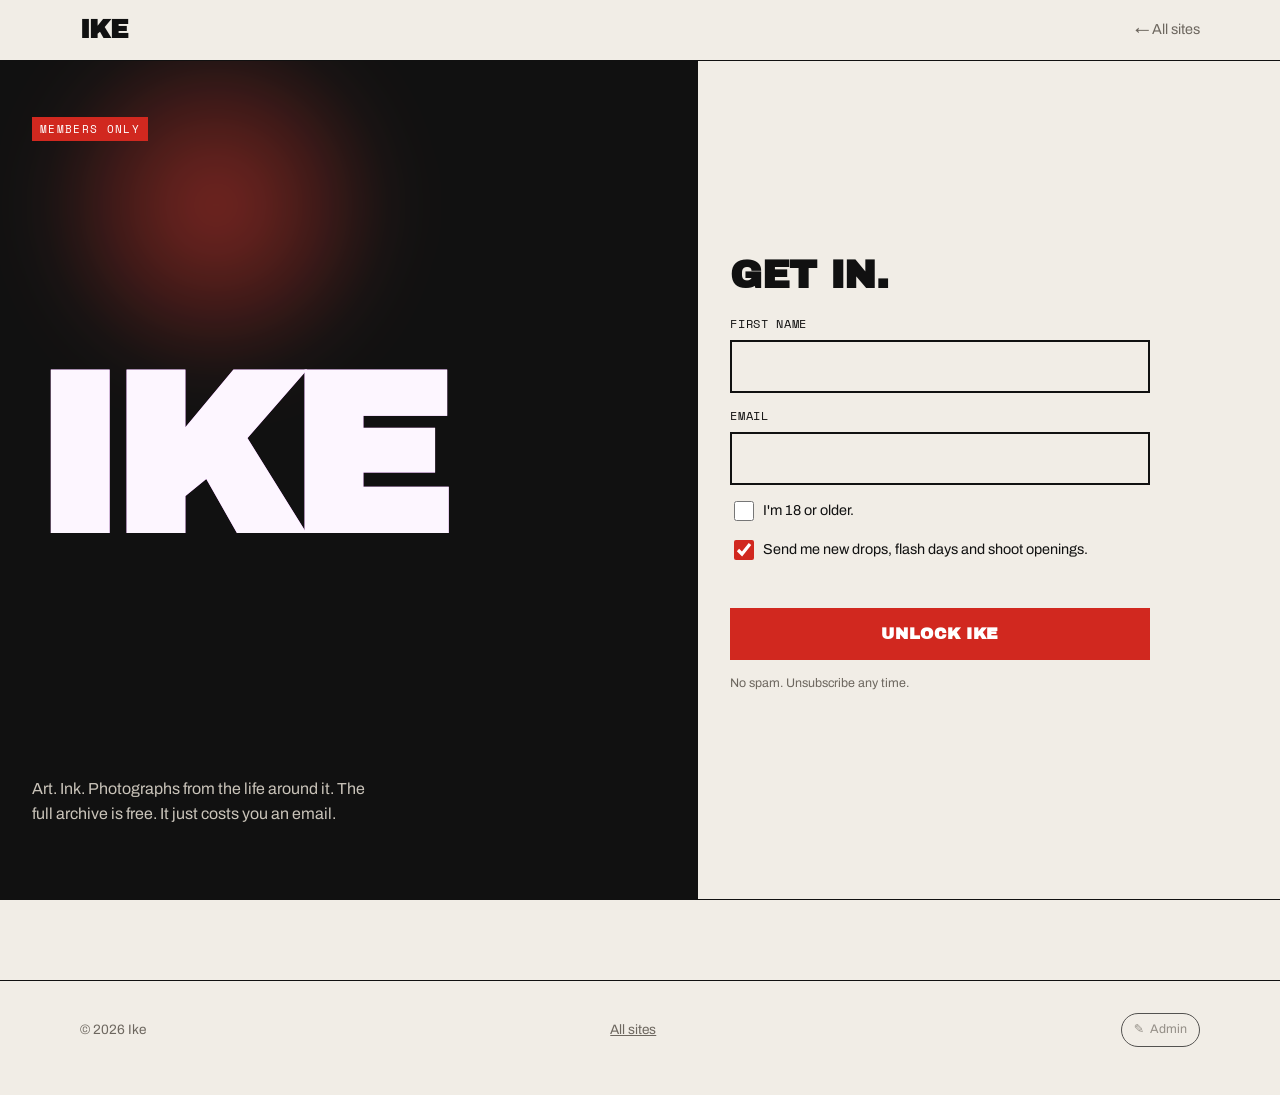
<file: ike/index.html>
<!doctype html>
<html lang="en">
<head>
<meta charset="utf-8">
<meta name="viewport" content="width=device-width, initial-scale=1">
<title>IKE | Art, Ink, Photography</title>
<meta name="description" content="Ike: art, the tattoo journey and photography. Free access with your email.">
<meta name="robots" content="noindex">
<link rel="preconnect" href="https://fonts.googleapis.com">
<link rel="preconnect" href="https://fonts.gstatic.com" crossorigin>
<link href="https://fonts.googleapis.com/css2?family=Archivo+Black&family=Archivo:wght@400;600&family=Space+Mono&display=swap" rel="stylesheet">
<link rel="stylesheet" href="../assets/base.css?v=20261031181204">
<script>try{if(sessionStorage.getItem("arrive-from-ink")){sessionStorage.removeItem("arrive-from-ink");document.documentElement.classList.add("from-ink");}}catch(e){}</script>
<style>
  :root {
    --bg: #f1ede6; --fg: #111; --muted: #6d675f;
    --line: #111; --line-strong: #111;
    --accent: #d1281f; --accent-fg: #fff;
    --ph-a: #e4dfd6; --ph-b: #ebe7df;
    --bar-bg: #f1ede6;
    --font-body: "Archivo", system-ui, sans-serif;
    --font-display: "Archivo Black", Impact, sans-serif;
    --mono: "Space Mono", ui-monospace, monospace;
  }
  .brand { font-size: 1.6rem; letter-spacing: -.02em; }
  .mono { font-family: var(--mono); font-size: .75rem; letter-spacing: .06em; text-transform: uppercase; }
  .stamp { display: inline-block; background: var(--accent); color: #fff; font-family: var(--mono); font-size: .7rem; letter-spacing: .12em; text-transform: uppercase; padding: 3px 8px; }

  /* GATE */
  .gate { min-height: calc(100vh - 61px); display: grid; grid-template-columns: 1.2fr 1fr; border-bottom: 1px solid var(--line); }
  .gate .left { padding: 56px 32px; display: flex; flex-direction: column; justify-content: space-between; border-right: 1px solid var(--line); background: #111; color: var(--bg); position: relative; overflow: hidden; }
  .gate .left h1 { font-size: clamp(5rem, 18vw, 14rem); line-height: .82; letter-spacing: -.04em; margin: 0; text-transform: uppercase; }
  .gate .left p { max-width: 38ch; color: #c9c3b9; }
  .gate .right { padding: 56px 32px; display: flex; flex-direction: column; justify-content: center; }
  .gate h2 { font-size: clamp(1.8rem, 3vw, 2.4rem); text-transform: uppercase; letter-spacing: -.01em; }
  .gate form { display: grid; gap: 14px; max-width: 420px; }
  .gate label { display: grid; gap: 6px; font-family: var(--mono); font-size: .72rem; text-transform: uppercase; letter-spacing: .06em; }
  .gate input[type=text], .gate input[type=email] { border: 2px solid var(--fg); background: transparent; padding: 12px; min-height: 48px; font-size: 1rem; border-radius: 0; }
  .gate input:focus { outline: none; background: #fff; }
  .check { display: flex !important; grid-template-columns: none; align-items: flex-start; gap: 10px; text-transform: none !important; letter-spacing: 0 !important; font-family: var(--font-body) !important; font-size: .9rem !important; }
  .check input { width: 20px; height: 20px; margin-top: 2px; accent-color: var(--accent); flex: none; }
  .gate .btn { font-family: var(--font-display); text-transform: uppercase; letter-spacing: .04em; font-size: 1rem; min-height: 52px; }
  .err { color: var(--accent); font-size: .85rem; min-height: 1.2em; margin: 0; }
  .fine { font-size: .78rem; color: var(--muted); }

  /* VAULT */
  .vault[hidden] { display: none; }
  .intro { padding: 64px 0 40px; border-bottom: 1px solid var(--line); }
  .intro h1 { font-size: clamp(3rem, 9vw, 7rem); text-transform: uppercase; letter-spacing: -.04em; line-height: .9; margin: 0 0 20px; }
  .intro p { font-size: 1.2rem; max-width: 52ch; }
  /* Intro with the silent video reel behind it */
  .intro.has-reel { position: relative; overflow: hidden; padding: 0; border-bottom: 0; background: #0c0c0c; color: #f1ede6; min-height: clamp(440px, 72vh, 760px); display: flex; align-items: flex-end; }
  .intro.has-reel .reel { position: absolute; inset: 0; }
  .intro.has-reel .reel video { position: absolute; inset: 0; width: 100%; height: 100%; object-fit: cover; opacity: 0; }
  .intro.has-reel .reel video.on { opacity: 1; }
  .intro.has-reel .reel-ink { position: absolute; inset: 0; width: 100%; height: 100%; z-index: 2; pointer-events: none; overflow: visible; }
  .intro.has-reel::after { content: ""; position: absolute; inset: 0; z-index: 3; pointer-events: none; background: linear-gradient(180deg, #0c0c0c66 0%, transparent 30%, transparent 45%, #0c0c0cee 100%); }
  .intro.has-reel .wrap { position: relative; z-index: 4; padding: 120px 0 36px; }
  .intro.has-reel h1 { color: #fff; text-shadow: 0 4px 30px #000a; }
  .intro.has-reel p { color: #e9e4dc; text-shadow: 0 2px 14px #000; }
  @media (max-width: 640px) { .intro.has-reel { min-height: 62vh; } .intro.has-reel .wrap { padding-top: 90px; } }
  .tabs { position: sticky; top: 61px; z-index: 40; background: var(--bg); border-bottom: 1px solid var(--line); }
  .tabs .wrap { display: flex; gap: 0; overflow-x: auto; }
  .tabs a { font-family: var(--font-display); text-transform: uppercase; text-decoration: none; padding: 14px 18px; border-right: 1px solid var(--line); white-space: nowrap; }
  .tabs a:first-child { border-left: 1px solid var(--line); }
  .tabs a:hover { background: var(--fg); color: var(--bg); }

  section.part { padding: 72px 0 0; }
  .part-head { display: flex; align-items: baseline; justify-content: space-between; gap: 16px; border-bottom: 3px solid var(--fg); padding-bottom: 10px; margin-bottom: 28px; flex-wrap: wrap; }
  .part-head h2 { font-size: clamp(2.2rem, 5vw, 3.6rem); text-transform: uppercase; letter-spacing: -.03em; margin: 0; }

  .art-grid { display: grid; grid-template-columns: repeat(3, 1fr); gap: 4px; }
  .art-grid figure { margin: 0; position: relative; }
  .art-grid .ph, .art-grid .media { --ratio: 1 / 1; }
  .art-grid figcaption { position: absolute; left: 0; bottom: 0; background: var(--bg); padding: 6px 10px; font-family: var(--mono); font-size: .7rem; text-transform: uppercase; }

  .journey { display: grid; gap: 0; }
  .step { display: grid; grid-template-columns: 140px 1fr 280px; gap: 28px; padding: 28px 0; border-bottom: 1px solid var(--line); align-items: start; }
  .step .n { font-family: var(--font-display); font-size: 3rem; line-height: 1; color: var(--accent); }
  .step h3 { font-size: 1.5rem; text-transform: uppercase; margin-bottom: 8px; }
  .step .ph, .step .media { --ratio: 4 / 3; }

  .photo-grid { columns: 3 240px; column-gap: 4px; }
  .photo-grid figure { margin: 0 0 4px; break-inside: avoid; position: relative; }
  .photo-grid figure:nth-child(3n+1) .ph, .photo-grid figure:nth-child(3n+1) .media { --ratio: 3 / 4; }
  .photo-grid figure:nth-child(3n+2) .ph, .photo-grid figure:nth-child(3n+2) .media { --ratio: 1 / 1; }
  .photo-grid figure:nth-child(3n) .ph, .photo-grid figure:nth-child(3n) .media { --ratio: 4 / 5; }
  .photo-grid figcaption { position: absolute; right: 0; bottom: 0; background: var(--fg); color: var(--bg); padding: 4px 8px; font-family: var(--mono); font-size: .68rem; text-transform: uppercase; }

  .book { margin-top: 80px; background: var(--accent); color: #fff; padding: 48px 32px; display: flex; justify-content: space-between; align-items: center; gap: 24px; flex-wrap: wrap; }
  .book h2 { font-size: clamp(2rem, 5vw, 3.4rem); text-transform: uppercase; margin: 0; letter-spacing: -.02em; }
  .book .btn { background: #111; border-color: #111; color: #fff; font-family: var(--font-display); text-transform: uppercase; }

  /* ---- Arriving through the ink from the home page: the ink opens from the red drop ---- */
  @property --ink-r { syntax: "<length>"; inherits: false; initial-value: 0px; }
  .from-ink body::after { content: ""; position: fixed; inset: 0; z-index: 999; pointer-events: none; background: #111;
    -webkit-mask: radial-gradient(circle at 50% 50%, transparent var(--ink-r), #000 calc(var(--ink-r) + 1px));
            mask: radial-gradient(circle at 50% 50%, transparent var(--ink-r), #000 calc(var(--ink-r) + 1px));
    animation: inkOpen .85s cubic-bezier(.65,0,.35,1) .12s both; }
  .from-ink body::before { content: ""; position: fixed; left: 50%; top: 50%; width: 7vmin; height: 7vmin; margin: -3.5vmin 0 0 -3.5vmin; border-radius: 50%;
    background: #d1281f; z-index: 1000; pointer-events: none; animation: dropOut .5s ease .1s both; }
  @keyframes inkOpen { 0% { --ink-r: 0px; opacity: 1; } 90% { opacity: 1; } 100% { --ink-r: 150vmax; opacity: 0; visibility: hidden; } }
  @keyframes dropOut { to { transform: scale(0); opacity: 0; } }

  /* ---- Motion ---- */
  .gate .left h1 { position: relative; }
  .gate .left h1::before, .gate .left h1::after { content: attr(data-text); position: absolute; inset: 0; pointer-events: none; }
  .motion-on .gate .left h1::before { color: #d1281f; mix-blend-mode: screen; animation: glitch 3.2s steps(1) infinite; }
  .motion-on .gate .left h1::after { color: #2b6bff; mix-blend-mode: screen; animation: glitch 3.2s steps(1) infinite reverse .15s; }
  @keyframes glitch {
    0%, 86%, 100% { transform: none; clip-path: inset(0 0 100% 0); }
    87% { transform: translate(-6px, 2px); clip-path: inset(10% 0 60% 0); }
    90% { transform: translate(6px, -3px); clip-path: inset(55% 0 20% 0); }
    93% { transform: translate(-3px, 1px); clip-path: inset(30% 0 45% 0); }
    96% { transform: translate(4px, 0); clip-path: inset(70% 0 5% 0); }
  }
  .ink { position: absolute; width: 360px; aspect-ratio: 1; border-radius: 50%; left: 0; top: 0; pointer-events: none;
         background: radial-gradient(circle, #d1281f 0%, #d1281f88 35%, transparent 70%); filter: blur(30px); opacity: .55; mix-blend-mode: screen;
         transform: translate(var(--ix, 60%), var(--iy, 40%)) translate(-50%, -50%); transition: transform .9s cubic-bezier(.2,.8,.2,1); }
  .gate .left > *:not(.ink) { position: relative; z-index: 1; }
  .gate .left .stamp { align-self: flex-start; }
  .gate form { animation: none; }
  .motion-on .gate .right > * { opacity: 0; transform: translateY(20px); animation: up .8s cubic-bezier(.2,.8,.2,1) forwards; }
  .motion-on .gate .right > *:nth-child(2) { animation-delay: .15s; }
  @keyframes up { to { opacity: 1; transform: none; } }
  .gate .btn { position: relative; overflow: hidden; }
  .gate .btn::after { content: ""; position: absolute; inset: 0; background: #111; transform: translateY(101%); transition: transform .35s cubic-bezier(.7,0,.2,1); }
  .gate .btn:hover::after { transform: none; }
  .gate .btn > span { position: relative; z-index: 1; }

  .band { overflow: hidden; background: var(--fg); color: var(--bg); padding: 12px 0; white-space: nowrap; }
  .band .track { display: inline-flex; animation: slide 22s linear infinite; font-family: var(--font-display); font-size: 1.4rem; text-transform: uppercase; }
  .band .track span { padding-right: 32px; }
  .band .track span:nth-child(odd) { color: var(--accent); }
  @keyframes slide { to { transform: translateX(-50%); } }

  .vault.opening { animation: open .9s cubic-bezier(.2,.8,.2,1); }
  @keyframes open { from { clip-path: circle(0% at 50% 30%); } to { clip-path: circle(150% at 50% 30%); } }
  .art-grid figure, .photo-grid figure { overflow: hidden; }
  .art-grid figure > :first-child, .photo-grid figure > :first-child { transition: transform .9s cubic-bezier(.2,.8,.2,1), filter .6s ease; }
  .art-grid figure:hover > :first-child, .photo-grid figure:hover > :first-child { transform: scale(1.06); }
  .photo-grid .media { filter: grayscale(.6) contrast(1.05); }
  .photo-grid figure:hover .media { filter: none; }
  .art-grid figcaption, .photo-grid figcaption { transition: transform .4s ease; }
  .art-grid figure:hover figcaption { transform: translateY(-4px); }
  .step .n { transition: transform .5s cubic-bezier(.2,.8,.2,1); }
  .step:hover .n { transform: translateX(8px) rotate(-4deg); }
  .reviews { display: grid; grid-template-columns: repeat(auto-fill, minmax(240px, 300px)); gap: 20px; }
  .review { margin: 0; border: 3px solid var(--fg); background: #111; color: #f1ede6; box-shadow: 8px 8px 0 var(--accent); }
  .review video { display: block; width: 100%; aspect-ratio: 3 / 4; object-fit: cover; background: #000; }
  .review figcaption { padding: 12px 14px; font-family: var(--mono); font-size: .72rem; letter-spacing: .06em; text-transform: uppercase; }
  .review blockquote { margin: 0 0 6px; font-family: var(--font-body); font-size: .95rem; text-transform: none; letter-spacing: 0; }
  .book { position: relative; overflow: hidden; }
  .book::before { content: "IKE IKE IKE IKE IKE IKE"; position: absolute; right: -2%; bottom: -30%; font-family: var(--font-display); font-size: 9rem; color: #ffffff14; white-space: nowrap; pointer-events: none; }


  /* ---- Featured ink: play with it, click to open ---- */
  .featured { display: grid; grid-template-columns: minmax(280px, 440px) 1fr; gap: 56px; align-items: center; }
  .deck { position: relative; aspect-ratio: 3 / 4; width: 100%; cursor: zoom-in; perspective: 1000px; -webkit-tap-highlight-color: transparent; }
  .deck .card { position: absolute; inset: 0; border: 3px solid var(--fg); background: #111 center / cover no-repeat; transition: transform .5s cubic-bezier(.2,.8,.2,1); }
  .deck .back1 { transform: rotate(-6deg) translate(-14px, 8px); }
  .deck .back2 { transform: rotate(5deg) translate(16px, 6px); }
  .deck:hover .back1 { transform: rotate(-11deg) translate(-38px, 10px); }
  .deck:hover .back2 { transform: rotate(10deg) translate(40px, 4px); }
  .deck .front { overflow: hidden; transform-style: preserve-3d; box-shadow: 10px 10px 0 var(--accent); }
  .deck .front img { width: 100%; height: 100%; object-fit: cover; object-position: 50% 80%; display: block; pointer-events: none; }
  .deck .glare { position: absolute; inset: 0; pointer-events: none; background: radial-gradient(circle at var(--gx, 30%) var(--gy, 20%), #ffffff55, transparent 45%); mix-blend-mode: overlay; }
  .loupe { position: absolute; width: 150px; height: 150px; border-radius: 50%; border: 3px solid #fff; box-shadow: 0 0 0 2px var(--accent), 0 12px 30px #0008; pointer-events: none; opacity: 0; transform: translate(-50%, -50%) scale(.6); transition: opacity .2s, transform .25s cubic-bezier(.2,.8,.2,1); background-repeat: no-repeat; z-index: 3; }
  .deck.lens .loupe { opacity: 1; transform: translate(-50%, -50%) scale(1); }
  .tap { position: absolute; left: 50%; bottom: -18px; transform: translateX(-50%); z-index: 4; background: var(--accent); color: #fff; font-family: var(--mono); font-size: .72rem; letter-spacing: .1em; text-transform: uppercase; padding: 8px 14px; white-space: nowrap; box-shadow: 4px 4px 0 var(--fg); }
  .motion-on .tap { animation: nudge 1.8s ease-in-out infinite; }
  @keyframes nudge { 50% { transform: translateX(-50%) translateY(-5px); } }
  .pieces { display: grid; gap: 96px; }
  .featured.flip { grid-template-columns: 1fr minmax(280px, 440px); }
  .featured.flip .deck { order: 2; }
  .deck .play { position: absolute; right: 12px; top: 12px; z-index: 4; background: #111; color: #fff; font-family: var(--mono); font-size: .68rem; letter-spacing: .1em; text-transform: uppercase; padding: 6px 10px; }
  .deck .play::before { content: "▶ "; color: var(--accent); }
  /* ---- Archive ---- */
  .arch-tools { display: flex; gap: 6px; flex-wrap: wrap; margin-bottom: 22px; }
  .arch-tools button { font-family: var(--mono); font-size: .72rem; letter-spacing: .08em; text-transform: uppercase; border: 2px solid var(--fg); background: transparent; color: var(--fg); padding: 8px 12px; min-height: 40px; cursor: pointer; }
  .arch-tools button[aria-pressed="true"] { background: var(--fg); color: var(--bg); }
  .archive { display: grid; grid-template-columns: repeat(auto-fill, minmax(220px, 1fr)); gap: 4px; }
  @property --lens { syntax: "<length>"; inherits: true; initial-value: 0px; }
  .archive { perspective: 1200px; }
  .tile { position: relative; display: block; width: 100%; padding: 0; border: 0; background: #111; cursor: zoom-in; overflow: hidden; aspect-ratio: 4 / 5; text-align: left; color: #f1ede6;
          transform: rotateX(var(--rx, 0deg)) rotateY(var(--ry, 0deg)) scale(var(--s, 1)); transition: transform .35s cubic-bezier(.2,.8,.2,1), opacity .35s ease, filter .35s ease, --lens .45s cubic-bezier(.2,.8,.2,1); will-change: transform; -webkit-tap-highlight-color: transparent; }
  .tile img { position: absolute; inset: 0; width: 100%; height: 100%; object-fit: cover; pointer-events: none; transition: transform 1s cubic-bezier(.2,.8,.2,1), filter .5s ease; }
  .tile .lens { position: absolute; inset: 0; pointer-events: none;
    -webkit-mask: radial-gradient(circle at var(--mx, 50%) var(--my, 40%), #000 calc(var(--lens) - 2px), transparent var(--lens));
            mask: radial-gradient(circle at var(--mx, 50%) var(--my, 40%), #000 calc(var(--lens) - 2px), transparent var(--lens)); }
  .tile .lens img { transform-origin: var(--mx, 50%) var(--my, 40%); transform: scale(1.7); filter: saturate(1.25) contrast(1.1); }
  .tile .lens-ring { position: absolute; left: var(--mx, 50%); top: var(--my, 40%); width: calc(var(--lens) * 2); height: calc(var(--lens) * 2); transform: translate(-50%, -50%); border-radius: 50%;
    box-shadow: 0 0 0 2px #fff, 0 0 0 4px var(--accent), 0 10px 30px #0009; pointer-events: none; opacity: 0; transition: opacity .3s ease; }
  .tile .trace { position: absolute; inset: 0; width: 100%; height: 100%; pointer-events: none; z-index: 3; }
  .tile .trace rect { fill: none; stroke: var(--accent); stroke-width: 3; stroke-dasharray: 1; stroke-dashoffset: 1; transition: stroke-dashoffset .9s cubic-bezier(.6,0,.2,1); }
  .tile .glare { position: absolute; inset: 0; pointer-events: none; z-index: 2; background: radial-gradient(circle at var(--mx, 50%) var(--my, 40%), #ffffff2e, transparent 50%); opacity: 0; transition: opacity .3s ease; mix-blend-mode: overlay; }
  .tile .meta { position: absolute; left: 0; right: 0; bottom: 0; z-index: 2; padding: 40px 14px 12px; background: linear-gradient(transparent, #000d); transition: transform .45s cubic-bezier(.2,.8,.2,1); }
  .tile .meta b { display: block; font-family: var(--font-display); text-transform: uppercase; font-size: 1.2rem; letter-spacing: -.01em; line-height: 1.05; }
  .tile .meta small { font-family: var(--mono); font-size: .66rem; letter-spacing: .08em; text-transform: uppercase; opacity: .8; }
  .tile .more { display: grid; grid-template-rows: 0fr; transition: grid-template-rows .45s cubic-bezier(.2,.8,.2,1); }
  .tile .more > span { overflow: hidden; font-family: var(--mono); font-size: .68rem; letter-spacing: .1em; text-transform: uppercase; color: #fff; }
  .tile .more > span i { font-style: normal; display: inline-block; margin-top: 8px; padding: 5px 9px; background: var(--accent); }
  .tile .badge { position: absolute; top: 10px; right: 10px; z-index: 2; background: var(--accent); color: #fff; font-family: var(--mono); font-size: .64rem; letter-spacing: .08em; padding: 4px 8px; transition: transform .4s cubic-bezier(.2,.8,.2,1); }
  .tile .num { position: absolute; top: 10px; left: 12px; z-index: 2; font-family: var(--font-display); font-size: 1.4rem; color: #fff; text-shadow: 0 1px 8px #000a; transition: transform .4s cubic-bezier(.2,.8,.2,1), color .3s; }
  .tile .splash { position: absolute; inset: 0; width: 100%; height: 100%; pointer-events: none; z-index: 4; overflow: visible; }
  .tile:focus-visible { outline: 3px solid var(--accent); outline-offset: 2px; }

  @media (hover: hover) {
    .tile > img { filter: saturate(.55) brightness(.8); }
    .tile:hover { --s: 1.035; --lens: 70px; z-index: 2; }
    .tile:hover > img { filter: saturate(.8) brightness(.92); transform: scale(1.05); }
    .tile:hover .lens-ring, .tile:hover .glare { opacity: 1; }
    .tile:hover .trace rect { stroke-dashoffset: 0; }
    .tile:hover .meta { transform: translateY(-4px); }
    .tile:hover .more { grid-template-rows: 1fr; }
    .tile:hover .badge { transform: translateY(-3px) rotate(-3deg); }
    .tile:hover .num { transform: translateY(-2px) scale(1.15); color: var(--accent); }
    .archive:hover .tile:not(:hover) { opacity: .45; filter: grayscale(.6); }
  }
  .tile.pressed { --s: .94; transition-duration: .12s; }
  @media (max-width: 640px) {
    .archive { grid-template-columns: 1fr 1fr; }
    .tile .meta { padding: 30px 10px 9px; }
    .tile .meta b { font-size: .95rem; }
    .tile .meta small { font-size: .58rem; }
    .tile .badge { font-size: .56rem; padding: 3px 6px; top: 8px; right: 8px; }
    .tile .num { font-size: 1.1rem; top: 8px; left: 9px; }
  }
  .arch-empty { font-family: var(--mono); font-size: .8rem; color: var(--muted); }
  .featured h3 { font-size: clamp(2rem, 4.5vw, 3.4rem); text-transform: uppercase; letter-spacing: -.02em; margin: 10px 0 12px; }
  .featured .hint { font-family: var(--mono); font-size: .78rem; color: var(--muted); }
  .featured .hint b { color: var(--fg); }

  /* ---- Lightbox gallery ---- */
  .lb { position: fixed; inset: 0; z-index: 200; background: #0c0c0c; color: #f1ede6; display: none; flex-direction: column; touch-action: pan-y; }
  .lb.open { display: flex; }
  .lb .bar { display: flex; justify-content: space-between; align-items: center; padding: 14px 18px; font-family: var(--mono); font-size: .8rem; letter-spacing: .08em; text-transform: uppercase; }
  .lb .x { background: none; border: 2px solid #f1ede6; color: #f1ede6; width: 44px; height: 44px; font-size: 1.3rem; cursor: pointer; }
  .lb .x:hover { background: var(--accent); border-color: var(--accent); }
  .lb .viewport { flex: 1; min-height: 0; position: relative; overflow: hidden; }
  .lb .stagebox { position: absolute; inset: 0 64px; overflow: hidden; touch-action: none; cursor: grab; }
  .lb .stagebox.panning { cursor: grabbing; }
  .lb .stagebox img { position: absolute; left: 0; top: 0; max-width: none; transform-origin: 0 0; user-select: none; -webkit-user-drag: none; will-change: transform; opacity: 0; transition: opacity .25s ease; }
  .lb .stagebox img.ready { opacity: 1; }
  .lb .stagebox img.anim { transition: transform .5s cubic-bezier(.2,.8,.2,1), opacity .25s ease; }
  .lb .tools { position: absolute; left: 50%; bottom: 12px; transform: translateX(-50%); z-index: 3; display: flex; gap: 6px; align-items: center; background: #0c0c0ccc; padding: 6px; border: 1px solid #ffffff22; }
  .lb .tools button { font-family: var(--mono); font-size: .72rem; letter-spacing: .08em; text-transform: uppercase; background: transparent; color: #f1ede6; border: 1px solid #ffffff44; padding: 8px 12px; min-height: 38px; cursor: pointer; }
  .lb .tools button[aria-pressed="true"] { background: var(--accent); border-color: var(--accent); }
  .lb .tools .zoomb { width: 38px; padding: 0; font-size: 1rem; }
  .lb .vidbox { position: absolute; inset: 0 64px; display: none; align-items: center; justify-content: center; }
  .lb .vidbox video { max-width: 100%; max-height: 100%; background: #000; }
  .lb.video .vidbox { display: flex; }
  .lb.video .stagebox, .lb.video .tools, .lb.video .hint { display: none; }
  .lb .thumbs button.vid { position: relative; }
  .lb .thumbs button.vid::after { content: "▶"; position: absolute; inset: 0; display: grid; place-items: center; color: #fff; font-size: 1.1rem; text-shadow: 0 1px 6px #000; }
  .lb .hint { position: absolute; top: 10px; left: 50%; transform: translateX(-50%); z-index: 3; font-family: var(--mono); font-size: .7rem; letter-spacing: .08em; text-transform: uppercase; color: #f1ede6aa; pointer-events: none; transition: opacity .6s; width: 92%; text-align: center; }
  .lb .arrow { position: absolute; top: 50%; transform: translateY(-50%); z-index: 2; width: 52px; height: 52px; border: 2px solid #f1ede6; background: #0c0c0c99; color: #f1ede6; font-size: 1.4rem; cursor: pointer; }
  .lb .arrow:hover { background: var(--accent); border-color: var(--accent); }
  .lb .prev { left: 10px; } .lb .next { right: 10px; }
  .lb .cap { text-align: center; padding: 10px 16px 4px; font-family: var(--font-display); text-transform: uppercase; font-size: 1.1rem; min-height: 1.6em; }
  .lb .thumbs { display: flex; gap: 6px; justify-content: center; padding: 10px 12px 18px; overflow-x: auto; }
  .lb .thumbs button { flex: none; width: 56px; height: 56px; padding: 0; border: 2px solid transparent; background: #222 center / cover; cursor: pointer; opacity: .5; transition: opacity .2s, transform .2s, border-color .2s; }
  .lb .thumbs button[aria-current="true"] { opacity: 1; border-color: var(--accent); transform: translateY(-4px); }
  .lb .burst { position: fixed; z-index: 199; pointer-events: none; border: 3px solid var(--fg); background: #111 center / cover; }
  @media (max-width: 860px) {
    .featured, .featured.flip { grid-template-columns: 1fr; gap: 40px; }
    .featured.flip .deck { order: 0; }
    .pieces { gap: 72px; }
    .deck { max-width: 360px; margin: 0 auto; }
    .lb .stagebox, .lb .vidbox { inset: 0; }
    .lb .arrow { display: none; }
  }

  @media (max-width: 860px) {
    .gate { grid-template-columns: 1fr; }
    .gate .left { min-height: 46vh; border-right: 0; border-bottom: 1px solid var(--line); padding: 40px 20px; }
    .gate .right { padding: 40px 20px; }
    .art-grid { grid-template-columns: repeat(2, 1fr); }
    .step { grid-template-columns: 1fr; gap: 12px; }
    .step .n { font-size: 2.2rem; }
  }
</style>
</head>
<body>
  <header class="topbar">
    <div class="wrap">
      <a class="brand" href="./">IKE</a>
      <nav class="nav">
        <a href="#art" class="vault-link" hidden>Art</a>
        <a href="#ink" class="vault-link" hidden>Ink</a>
        <a href="#life" class="vault-link" hidden>Life</a>
        <a class="back-home" href="../">← All sites</a>
      </nav>
    </div>
  </header>

  <!-- GATE: shown until the visitor gives an email -->
  <main class="gate" id="gate">
    <div class="left" id="gateLeft">
      <span class="ink" aria-hidden="true"></span>
      <span class="stamp">Members only</span>
      <h1 data-text="IKE">Ike</h1>
      <p data-t="ike.gateText">Art. Ink. Photographs from the life around it. The full archive is free. It just costs you an email.</p>
    </div>
    <div class="right">
      <h2 data-t="ike.gateTitle">Get in.</h2>
      <form id="gateForm" novalidate>
        <label>First name<input type="text" name="name" autocomplete="given-name" required></label>
        <label>Email<input type="email" name="email" autocomplete="email" required></label>
        <label class="check"><input type="checkbox" name="adult" required> I'm 18 or older.</label>
        <label class="check"><input type="checkbox" name="updates" checked> Send me new drops, flash days and shoot openings.</label>
        <p class="err" id="gateErr" aria-live="polite"></p>
        <button class="btn" type="submit"><span>Unlock Ike</span></button>
        <p data-t="ike.gateFine" class="fine">No spam. Unsubscribe any time.</p>
      </form>
    </div>
  </main>

  <!-- VAULT: rendered after unlock -->
  <div class="vault" id="vault" hidden>
    <section class="intro" id="introSec">
      <div class="reel" id="reel" aria-hidden="true"></div>
      <div class="wrap">
        <span class="stamp" id="welcome" style="margin-bottom:16px">Welcome</span>
        <h1 data-reveal>Art.<br>Ink.<br>Life.</h1>
        <p id="introText" data-reveal style="--d:200ms"></p>
      </div>
    </section>
    <div class="band" aria-hidden="true"><div class="track">
      <span>Art</span><span>Ink</span><span>Life</span><span>Flash</span><span>Street</span><span>Portrait</span><span>Art</span><span>Ink</span><span>Life</span><span>Flash</span><span>Street</span><span>Portrait</span>
      <span>Art</span><span>Ink</span><span>Life</span><span>Flash</span><span>Street</span><span>Portrait</span><span>Art</span><span>Ink</span><span>Life</span><span>Flash</span><span>Street</span><span>Portrait</span>
    </div></div>
    <nav class="tabs"><div class="wrap"><a href="#featured">Featured</a><a href="#archive">Archive</a><a href="#art">Art</a><a href="#ink">Tattoo journey</a><a href="#life">Photography</a><a href="#reviews">Reviews</a></div></nav>

    <main class="wrap">
      <section class="part" id="featured">
        <div class="part-head" data-reveal="wipe"><h2>Featured</h2><span class="mono">Play with it · then open it</span></div>
        <div class="pieces" id="pieces"></div>
      </section>

      <section class="part" id="archive">
        <div class="part-head" data-reveal="wipe"><h2>Archive</h2><span class="mono" id="archCount">Every piece</span></div>
        <div class="arch-tools" id="archTools" role="group" aria-label="Filter by style"></div>
        <div class="archive" id="archGrid" data-reveal-stagger="60"></div>
      </section>

      <section class="part" id="art">
        <div class="part-head" data-reveal="wipe"><h2>Art</h2><span class="mono">Paintings · Drawings · Flash</span></div>
        <div class="art-grid" id="artGrid" data-reveal-stagger="70"></div>
      </section>

      <section class="part" id="ink">
        <div class="part-head" data-reveal="wipe"><h2>The Ink</h2><span class="mono">A tattoo journey</span></div>
        <div class="journey" id="journey" data-reveal-stagger="120"></div>
      </section>

      <section class="part" id="life">
        <div class="part-head" data-reveal="wipe"><h2>Life</h2><span class="mono">Street · Portrait · Lifestyle</span></div>
        <div class="photo-grid" id="photoGrid" data-reveal-stagger="60"></div>
      </section>

      <section class="part" id="reviews">
        <div class="part-head" data-reveal="wipe"><h2>Reviews</h2><span class="mono">Straight from the chair</span></div>
        <div class="reviews" id="reviewGrid" data-reveal-stagger="90"></div>
      </section>

      <section class="book" data-reveal="scale">
        <h2>Book ink<br>or a shoot.</h2>
        <div style="display:flex;gap:12px;flex-wrap:wrap;align-items:center">
          <a class="btn" data-email href="#">Email Ike</a>
          <a data-ig="ike" href="#" target="_blank" rel="noopener" style="color:#fff"></a>
        </div>
      </section>
    </main>
  </div>

  <div class="lb" id="lb" role="dialog" aria-modal="true" aria-label="Gallery">
    <div class="bar"><span id="lbCount">1 / 1</span><span>IKE</span><button class="x" id="lbClose" aria-label="Close gallery">✕</button></div>
    <div class="viewport" id="lbView">
      <button class="arrow prev" id="lbPrev" aria-label="Previous">←</button>
      <div class="stagebox" id="lbStage"><img id="lbImg" alt="" draggable="false"></div>
      <div class="vidbox"><video id="lbVid" controls playsinline preload="metadata"></video></div>
      <span class="hint" id="lbHint">Drag to look around · pinch or scroll to zoom · double-tap to switch</span>
      <div class="tools">
        <button type="button" id="lbFocus" aria-pressed="true">Tattoo</button>
        <button type="button" id="lbFull" aria-pressed="false">Full photo</button>
        <button type="button" class="zoomb" id="lbOut" aria-label="Zoom out">−</button>
        <button type="button" class="zoomb" id="lbIn" aria-label="Zoom in">+</button>
      </div>
      <button class="arrow next" id="lbNext" aria-label="Next">→</button>
    </div>
    <div class="cap" id="lbCap"></div>
    <div class="thumbs" id="lbThumbs"></div>
  </div>

  <footer class="footer">
    <div class="wrap">
      <span>© <span data-year></span> Ike</span>
      <a href="../">All sites</a>
      <a class="admin-link" href="../admin/#ike" data-admin-link><span aria-hidden="true">✎</span> Admin</a>
    </div>
  </footer>

<script data-live="../assets/config.js">document.write('<script src="../assets/config.js?t='+Math.floor(Date.now()/6e4)+'"><\/script>')</script>
<script src="../assets/site.js?v=20261031181204"></script>
<script data-live="../data/text.js">document.write('<script src="../data/text.js?t='+Math.floor(Date.now()/6e4)+'"><\/script>')</script>
<script src="../assets/bind.js?v=20261031181204"></script>
<script data-live="content.js">document.write('<script src="content.js?t='+Math.floor(Date.now()/6e4)+'"><\/script>')</script>
<script src="../assets/inkreel.js?v=20261031181204"></script>
<script src="../assets/motion.js?v=20261031181204"></script>
<script>
  (function () {
    const KEY = "ike_access";
    const gate = document.getElementById("gate");
    const vault = document.getElementById("vault");

    function renderVault(name, animateOpen) {
      const d = window.IKE || {};
      document.getElementById("introText").textContent = d.intro || "";
      if (name) document.getElementById("welcome").textContent = "Welcome, " + name;

      document.getElementById("artGrid").innerHTML = (d.art || []).map(a =>
        `<figure data-reveal>${mediaHTML(a.img, a.title, "Artwork")}<figcaption>${escapeHTML(a.title)}${a.medium ? " · " + escapeHTML(a.medium) : ""}</figcaption></figure>`).join("");

      document.getElementById("journey").innerHTML = (d.tattoos || []).map((t, i) =>
        `<article class="step" data-reveal>
          <div><div class="n">${String(i + 1).padStart(2, "0")}</div><div class="mono" style="margin-top:6px">${escapeHTML(t.when || "")}</div></div>
          <div><h3>${escapeHTML(t.title)}</h3><p>${escapeHTML(t.story || "")}</p></div>
          ${mediaHTML(t.img, t.title, "Tattoo photo")}
        </article>`).join("");

      const rv = (d.reviews || []).filter(r => r && r.video);
      const rg = document.getElementById("reviewGrid");
      if (!rv.length) { const sec = document.getElementById("reviews"); if (sec) sec.remove(); }
      else rg.innerHTML = rv.map(r => `<figure class="review" data-reveal>
          <video src="${r.video}" poster="${r.poster || ""}" controls playsinline preload="none"></video>
          <figcaption>${r.quote ? `<blockquote>“${escapeHTML(r.quote)}”</blockquote>` : ""}${escapeHTML([r.name, r.piece].filter(Boolean).join(" · ") || "Client review")}</figcaption>
        </figure>`).join("");

      if ((d.reel || []).some(r => r && r.video) && window.InkReel) {
        document.getElementById("introSec").classList.add("has-reel");
        InkReel.start(document.getElementById("reel"), d.reel);
      } else { const r = document.getElementById("reel"); if (r) r.remove(); }

      document.getElementById("photoGrid").innerHTML = (d.photography || []).map(p =>
        `<figure data-reveal>${mediaHTML(p.img, p.title, "Photo")}<figcaption>${escapeHTML(p.title)}${p.place ? " · " + escapeHTML(p.place) : ""}</figcaption></figure>`).join("");

      gate.hidden = true; gate.style.display = "none";
      vault.hidden = false;
      if (animateOpen) { vault.classList.add("opening"); }
      window.Motion && Motion.scan(vault);
      document.querySelectorAll(".vault-link").forEach(a => (a.hidden = false));
    }

    // Ink blob drifts toward the cursor on the gate panel
    const left = document.getElementById("gateLeft");
    if (left && !(window.Motion && Motion.reduce)) {
      left.addEventListener("pointermove", e => {
        const r = left.getBoundingClientRect();
        left.style.setProperty("--ix", (e.clientX - r.left) + "px");
        left.style.setProperty("--iy", (e.clientY - r.top) + "px");
      });
    }

    // Returning visitor → straight in
    const saved = safeStore.get(KEY);
    if (saved) { try { renderVault(JSON.parse(saved).name); } catch (e) { renderVault(""); } }

    const form = document.getElementById("gateForm");
    const err = document.getElementById("gateErr");
    form.addEventListener("submit", async e => {
      e.preventDefault();
      const el = form.elements;
      const name = el.namedItem("name").value.trim();
      const email = el.namedItem("email").value.trim();
      if (!name) { err.textContent = "Add your first name."; return; }
      if (!/^[^\s@]+@[^\s@]+\.[^\s@]+$/.test(email)) { err.textContent = "That email doesn't look right."; return; }
      if (!el.namedItem("adult").checked) { err.textContent = "You need to be 18+ to enter."; return; }
      err.textContent = "";
      const btn = form.querySelector("button"); btn.disabled = true; btn.firstElementChild.textContent = "Unlocking…";
      await submitLead({ name, email, updates: el.namedItem("updates").checked ? "yes" : "no", source: "Ike gate" });
      safeStore.set(KEY, JSON.stringify({ name, at: Date.now() }));
      window.scrollTo(0, 0);
      renderVault(name, true);
    });
  })();

  // ---------- Featured decks + gallery ----------
  (function () {
    const D = window.IKE || {};
    const ALL = (D.pieces && D.pieces.length ? D.pieces : (D.featured ? [D.featured] : [])).filter(p => p && (p.shots || []).length);
    if (!ALL.length) { ["featured", "archive"].forEach(id => { const sec = document.getElementById(id); if (sec) sec.remove(); }); return; }
    const flagged = ALL.filter(p => p.featured);
    const PIECES = flagged.length ? flagged : ALL.slice(0, 2);
    const reduce = window.Motion && Motion.reduce;
    const thumbOf = s => s.img || s.poster || "";
    const wrap = document.getElementById("pieces");
    let shots = [], front = null, pressed = false;

    PIECES.forEach((P, n) => {
      const sh = P.shots || [], cover = P.cover || thumbOf(sh[0]);
      const vids = sh.filter(x => x.video).length, pics = sh.length - vids;
      const label = [pics ? `${pics} photo${pics > 1 ? "s" : ""}` : "", vids ? `${vids} video${vids > 1 ? "s" : ""}` : ""].filter(Boolean).join(" · ");
      const row = document.createElement("div");
      row.className = "featured" + (n % 2 ? " flip" : "");
      row.innerHTML = `
        <div class="deck" role="button" tabindex="0" aria-label="Open the ${escapeHTML(P.title || "")} gallery" data-reveal="scale">
          <div class="card back1"${sh[1] ? ` style="background-image:url(${thumbOf(sh[1])})"` : ""}></div>
          <div class="card back2"${sh[2] ? ` style="background-image:url(${thumbOf(sh[2])})"` : ""}></div>
          <div class="card front"><img alt="${escapeHTML(P.title || "")}" src="${cover}"><span class="glare"></span></div>
          ${vids ? `<span class="play">Video inside</span>` : ""}
          <div class="loupe" aria-hidden="true"></div>
          <span class="tap">Tap to open · ${label}</span>
        </div>
        <div data-reveal="${n % 2 ? "left" : "right"}">
          <span class="stamp">Ike Ink</span>
          <h3>${escapeHTML(P.title || "")}</h3>
          <p>${escapeHTML(P.note || "")}</p>
          ${n === 0 ? `<p class="hint"><b>Hover</b> to see the linework up close. <b>Click</b> to break the stack open. <b>Swipe</b>, arrow keys or the thumbnails to move through.</p>` : ""}
        </div>`;
      wrap.appendChild(row);
      const deck = row.querySelector(".deck"), fr = row.querySelector(".front"), loupe = row.querySelector(".loupe"), cimg = fr.querySelector("img");

      // Tilt + glare + magnifying loupe (mouse/trackpad); press-and-hold loupe on touch.
      const ZOOM = 2.6;
      function lens(e) {
        const r = fr.getBoundingClientRect();
        const x = e.clientX - r.left, y = e.clientY - r.top;
        if (x < 0 || y < 0 || x > r.width || y > r.height) { deck.classList.remove("lens"); return; }
        const dr = deck.getBoundingClientRect();
        loupe.style.left = (e.clientX - dr.left) + "px";
        loupe.style.top = (e.clientY - dr.top) + "px";
        const iw = cimg.naturalWidth || r.width, ih = cimg.naturalHeight || r.height;
        const sc = Math.max(r.width / iw, r.height / ih), dw = iw * sc, dh = ih * sc;
        const ox = (r.width - dw) * 0.5, oy = (r.height - dh) * 0.8;   // matches object-position: 50% 80%
        loupe.style.backgroundImage = `url(${cover})`;
        loupe.style.backgroundSize = `${dw * ZOOM}px ${dh * ZOOM}px`;
        loupe.style.backgroundPosition = `${-((x - ox) * ZOOM - 75)}px ${-((y - oy) * ZOOM - 75)}px`;
        deck.classList.add("lens");
        fr.style.setProperty("--gx", (x / r.width) * 100 + "%");
        fr.style.setProperty("--gy", (y / r.height) * 100 + "%");
        if (!reduce) fr.style.transform = `rotateY(${(x / r.width - .5) * 14}deg) rotateX(${-(y / r.height - .5) * 14}deg)`;
      }
      let pressTimer = 0;
      deck.addEventListener("pointermove", e => { if (e.pointerType === "mouse" || pressed) lens(e); });
      deck.addEventListener("pointerleave", () => { deck.classList.remove("lens"); fr.style.transform = ""; });
      deck.addEventListener("pointerdown", e => { if (e.pointerType !== "mouse") pressTimer = setTimeout(() => { pressed = true; lens(e); }, 260); });
      const endPress = () => { clearTimeout(pressTimer); if (pressed) { setTimeout(() => (pressed = false), 0); deck.classList.remove("lens"); fr.style.transform = ""; } };
      deck.addEventListener("pointerup", endPress);
      deck.addEventListener("pointercancel", endPress);
      deck.addEventListener("click", () => open(sh, fr));
      deck.addEventListener("keydown", e => { if (e.key === "Enter" || e.key === " ") { e.preventDefault(); open(sh, fr); } });
    });
    window.Motion && Motion.scan(wrap);

    // ---------- Archive: every piece, filterable by style ----------
    const grid = document.getElementById("archGrid"), tools = document.getElementById("archTools");
    const styles = [...new Set(ALL.map(p => (p.style || "").trim()).filter(Boolean))];
    document.getElementById("archCount").textContent = `${String(ALL.length).padStart(2, "0")} piece${ALL.length === 1 ? "" : "s"}`;
    if (styles.length > 1) {
      tools.innerHTML = ["All", ...styles].map((t, i) => `<button type="button" aria-pressed="${i === 0}" data-s="${escapeHTML(t)}">${escapeHTML(t)}</button>`).join("");
      tools.addEventListener("click", e => {
        const b = e.target.closest("button"); if (!b) return;
        tools.querySelectorAll("button").forEach(x => x.setAttribute("aria-pressed", String(x === b)));
        paintArchive(b.dataset.s);
      });
    } else tools.remove();
    function paintArchive(filter) {
      const list = ALL.map((p, i) => [p, i]).filter(([p]) => !filter || filter === "All" || (p.style || "").trim() === filter);
      grid.innerHTML = list.map(([p, i]) => {
        const sh = p.shots || [], first = sh.find(x => x.img) || sh[0] || {}, f = first.focus || {};
        const cover = p.cover || thumbOf(first);
        const pos = `${f.x == null ? 50 : f.x}% ${f.y == null ? 60 : f.y}%`;
        const vids = sh.filter(x => x.video).length;
        const sub = [p.placement, p.style, p.date].filter(Boolean).join(" · ");
        const n = sh.length;
        return `<button type="button" class="tile" data-i="${i}" data-reveal aria-label="Open ${escapeHTML(p.title || "piece")}">
          <img src="${cover}" alt="" loading="lazy" data-fx="${f.x == null ? 50 : f.x}" data-fy="${f.y == null ? 60 : f.y}" style="object-position:${pos}">
          <span class="lens" aria-hidden="true"><img src="${cover}" alt="" loading="lazy" style="object-position:${pos}"></span>
          <span class="lens-ring" aria-hidden="true"></span>
          <span class="glare" aria-hidden="true"></span>
          <svg class="trace" viewBox="0 0 100 125" preserveAspectRatio="none" aria-hidden="true"><rect x="1.5" y="1.5" width="97" height="122" pathLength="1" vector-effect="non-scaling-stroke"/></svg>
          <span class="num">${String(i + 1).padStart(2, "0")}</span>
          <span class="badge">${sh.length - vids ? `${sh.length - vids} PHOTO${sh.length - vids > 1 ? "S" : ""}` : ""}${vids ? `${sh.length - vids ? " · " : ""}▶ ${vids}` : ""}</span>
          <span class="meta"><b>${escapeHTML(p.title || "")}</b>${sub ? `<small>${escapeHTML(sub)}</small>` : ""}<span class="more"><span><i>View ${n} →</i></span></span></span>
        </button>`;
      }).join("") || `<p class="arch-empty">Nothing in this style yet.</p>`;
      // Centre each cover on its tattoo (object-position alone aligns, it doesn't centre).
      grid.querySelectorAll("img[data-fx]").forEach(im => {
        const place = () => {
          const fw = im.clientWidth, fh = im.clientHeight, iw = im.naturalWidth, ih = im.naturalHeight;
          if (!fw || !iw) return;
          const sc = Math.max(fw / iw, fh / ih), dw = iw * sc, dh = ih * sc;
          const pc = (focus, d, f, at) => d - f < 1 ? 50 : Math.max(0, Math.min(100, (focus / 100 * d - f * at) / (d - f) * 100));
          im.style.objectPosition = `${pc(+im.dataset.fx, dw, fw, .5)}% ${pc(+im.dataset.fy, dh, fh, .4)}%`;   // tattoo sits above the title label
          const twin = im.parentElement.querySelector(".lens img"); if (twin) twin.style.objectPosition = im.style.objectPosition;
        };
        im.complete ? place() : im.addEventListener("load", place, { once: true });
      });
      window.Motion && Motion.scan(grid);
    }
    // Hover: tilt toward the cursor and move the ink lens / glare with it.
    const finePointer = matchMedia("(hover: hover)").matches;
    grid.addEventListener("pointermove", e => {
      if (!finePointer || reduce) return;
      const t = e.target.closest(".tile"); if (!t) return;
      const r = t.getBoundingClientRect(), x = (e.clientX - r.left) / r.width, y = (e.clientY - r.top) / r.height;
      t.style.setProperty("--mx", (x * 100).toFixed(1) + "%");
      t.style.setProperty("--my", (y * 100).toFixed(1) + "%");
      t.style.setProperty("--ry", ((x - .5) * 12).toFixed(2) + "deg");
      t.style.setProperty("--rx", (-(y - .5) * 12).toFixed(2) + "deg");
    });
    grid.addEventListener("pointerout", e => {
      const t = e.target.closest(".tile"); if (!t || t.contains(e.relatedTarget)) return;
      t.style.removeProperty("--rx"); t.style.removeProperty("--ry");
    });

    // Click / tap: press in, ink splash from the touch point, then the photo expands into the viewer.
    const NS = "http://www.w3.org/2000/svg";
    function splash(t, px, py) {
      const svg = document.createElementNS(NS, "svg");
      svg.setAttribute("class", "splash");
      const r = t.getBoundingClientRect();
      svg.setAttribute("viewBox", `0 0 ${r.width} ${r.height}`);
      const mk = (tag, a) => { const n = document.createElementNS(NS, tag); for (const k in a) n.setAttribute(k, a[k]); svg.appendChild(n); return n; };
      // a blot: wobbly circle
      const pts = Array.from({ length: 14 }, (_, i) => { const a = i / 14 * Math.PI * 2, rr = 26 * (0.75 + Math.random() * 0.5) * (Math.random() < .2 ? 1.6 : 1); return [px + Math.cos(a) * rr, py + Math.sin(a) * rr]; });
      const blot = mk("path", { d: "M" + pts.map(p => p.map(v => v.toFixed(1)).join(",")).join("L") + "Z", fill: "#d1281f", "stroke-linejoin": "round", "stroke-width": "10", stroke: "#d1281f" });
      blot.style.transformOrigin = `${px}px ${py}px`;
      blot.animate([{ transform: "scale(0)", opacity: .95 }, { transform: "scale(1.1)", opacity: .9, offset: .5 }, { transform: "scale(1.25)", opacity: 0 }], { duration: 520, easing: "cubic-bezier(.2,.8,.2,1)", fill: "forwards" });
      for (let k = 0; k < 10; k++) {
        const a = Math.random() * Math.PI * 2, d = 40 + Math.random() * 90, sz = 2 + Math.random() * 5;
        const c = mk("circle", { cx: px, cy: py, r: sz.toFixed(1), fill: k % 3 ? "#111" : "#d1281f" });
        c.animate([{ transform: "translate(0,0)", opacity: 1 }, { transform: `translate(${(Math.cos(a) * d).toFixed(1)}px, ${(Math.sin(a) * d + 14).toFixed(1)}px)`, opacity: 0 }],
          { duration: 420 + Math.random() * 200, easing: "cubic-bezier(.15,.7,.3,1)", fill: "forwards" });
      }
      t.appendChild(svg);
      setTimeout(() => svg.remove(), 750);
    }
    function expandFrom(t, done) {
      const base = t.querySelector(":scope > img"), r = base.getBoundingClientRect();
      const iw = base.naturalWidth || r.width, ih = base.naturalHeight || r.height;
      const vw = innerWidth, vh = innerHeight, k = Math.min(vw * .9 / iw, vh * .74 / ih);
      const tw = iw * k, th = ih * k;
      const ghost = document.createElement("div");
      Object.assign(ghost.style, { position: "fixed", left: r.left + "px", top: r.top + "px", width: r.width + "px", height: r.height + "px", zIndex: 300,
        backgroundImage: `url(${base.currentSrc || base.src})`, backgroundSize: "cover", backgroundPosition: base.style.objectPosition || "50% 50%",
        boxShadow: "0 30px 80px #000a", pointerEvents: "none" });
      const shade = document.createElement("div");
      Object.assign(shade.style, { position: "fixed", inset: "0", zIndex: 299, background: "#0c0c0c", opacity: 0, pointerEvents: "none" });
      document.body.append(shade, ghost);
      shade.animate([{ opacity: 0 }, { opacity: 1 }], { duration: 480, easing: "ease-out", fill: "forwards" });
      const a = ghost.animate([
        { left: r.left + "px", top: r.top + "px", width: r.width + "px", height: r.height + "px", backgroundSize: "cover" },
        { left: (vw - tw) / 2 + "px", top: (vh - th) / 2 - 20 + "px", width: tw + "px", height: th + "px", backgroundSize: "cover" }
      ], { duration: 520, easing: "cubic-bezier(.65,0,.25,1)", fill: "forwards" });
      a.onfinish = () => {
        done();
        ghost.animate([{ opacity: 1 }, { opacity: 0 }], { duration: 260, fill: "forwards" }).onfinish = () => ghost.remove();
        shade.animate([{ opacity: 1 }, { opacity: 0 }], { duration: 260, fill: "forwards" }).onfinish = () => shade.remove();
      };
    }
    let opening = false;
    grid.addEventListener("click", e => {
      const t = e.target.closest(".tile"); if (!t || opening) return;
      const list = ALL[+t.dataset.i].shots || [];
      if (reduce) { open(list, t); return; }
      opening = true;
      const r = t.getBoundingClientRect();
      const px = e.clientX ? e.clientX - r.left : r.width / 2, py = e.clientY ? e.clientY - r.top : r.height / 2;
      t.classList.add("pressed");
      splash(t, px, py);
      setTimeout(() => {
        t.classList.remove("pressed");
        expandFrom(t, () => { open(list, t, { noFan: true }); opening = false; });
      }, 230);
    });
    paintArchive("All");

    // ---------- Lightbox: zoom / pan viewer, framed on the tattoo ----------
    const lb = document.getElementById("lb"), thumbs = document.getElementById("lbThumbs");
    const cap = document.getElementById("lbCap"), count = document.getElementById("lbCount");
    const stageEl = document.getElementById("lbStage"), img = document.getElementById("lbImg"), hint = document.getElementById("lbHint");
    const bFocus = document.getElementById("lbFocus"), bFull = document.getElementById("lbFull");
    const vid = document.getElementById("lbVid");
    let cur = 0, lastFocus = null;
    let iw = 1, ih = 1, vw = 1, vh = 1, fit = 1, sc = 1, tx = 0, ty = 0, mode = "focus";

    const focusOf = s => {
      const f = s.focus || {};
      // w/h = how much of the photo the tattoo covers (0–1); the zoom never crops past it.
      return { x: f.x == null ? 50 : +f.x, y: f.y == null ? 55 : +f.y, zoom: f.zoom == null ? 1.8 : +f.zoom, w: f.w || 0.55, h: f.h || 0.3 };
    };
    function measure() {
      const r = stageEl.getBoundingClientRect(); vw = r.width || 1; vh = r.height || 1;
      fit = Math.min(vw / iw, vh / ih) * 0.97;
    }
    function clamp() {
      const w = iw * sc, h = ih * sc;
      tx = w <= vw ? (vw - w) / 2 : Math.min(0, Math.max(vw - w, tx));
      ty = h <= vh ? (vh - h) / 2 : Math.min(0, Math.max(vh - h, ty));
    }
    function apply(animate) {
      clamp();
      img.classList.toggle("anim", !!animate);
      img.style.transform = `translate(${tx}px, ${ty}px) scale(${sc})`;
      bFocus.setAttribute("aria-pressed", String(mode === "focus"));
      bFull.setAttribute("aria-pressed", String(mode === "full"));
    }
    function centreOn(px, py, s) { sc = s; tx = vw / 2 - px * sc; ty = vh / 2 - py * sc; }
    function showFocus(animate) {
      const f = focusOf(shots[cur]); mode = "focus";
      const cap = Math.min(vw * 0.94 / (f.w * iw), vh * 0.94 / (f.h * ih));   // keep the whole tattoo on screen
      centreOn(f.x / 100 * iw, f.y / 100 * ih, Math.max(fit, Math.min(fit * f.zoom, cap))); apply(animate);
    }
    function showFull(animate) { mode = "full"; centreOn(iw / 2, ih / 2, fit); apply(animate); }
    function zoomAt(ns, px, py, animate) {
      ns = Math.min(fit * 6, Math.max(fit, ns));
      const ix = (px - tx) / sc, iy = (py - ty) / sc;
      sc = ns; tx = px - ix * sc; ty = py - iy * sc; mode = ns <= fit * 1.01 ? "full" : "free"; apply(animate);
    }

    function go(i) {
      cur = (i + shots.length) % shots.length;
      const s = shots[cur];
      vid.pause();
      lb.classList.toggle("video", !!s.video);
      if (s.video) {
        if (vid.getAttribute("src") !== s.video) { vid.src = s.video; vid.poster = s.poster || ""; }
        vid.play().catch(() => {});
      }
      img.classList.remove("ready");
      img.onload = () => { iw = img.naturalWidth; ih = img.naturalHeight; img.style.width = iw + "px"; img.style.height = ih + "px"; measure(); showFocus(false); requestAnimationFrame(() => img.classList.add("ready")); };
      if (s.img) { img.src = s.img; img.alt = s.caption || ""; }
      thumbs.querySelectorAll("button").forEach((b, k) => b.setAttribute("aria-current", String(k === cur)));
      const tb = thumbs.children[cur]; if (tb && tb.scrollIntoView) tb.scrollIntoView({ block: "nearest", inline: "center" });
      cap.textContent = s.caption || "";
      count.textContent = `${cur + 1} / ${shots.length}`;
    }

    function open(list, fromEl, opts) {
      opts = opts || {};
      if (pressed) return;
      shots = list; front = fromEl;
      thumbs.innerHTML = shots.map((s, i) => `<button class="${s.video ? "vid" : ""}" style="background-image:url(${thumbOf(s)})" aria-label="Show ${i + 1}${s.video ? " (video)" : ""}"></button>`).join("");
      lastFocus = document.activeElement;
      const r = front.getBoundingClientRect();
      const flyers = opts.noFan ? [] : shots.slice(0, 6).map(s => {
        const f = document.createElement("div");
        f.className = "burst";
        Object.assign(f.style, { left: r.left + "px", top: r.top + "px", width: r.width + "px", height: r.height + "px", backgroundImage: `url(${thumbOf(s)})` });
        lb.appendChild(f);
        return f;
      });
      lb.classList.add("open");
      document.body.style.overflow = "hidden";
      go(0);
      hint.style.opacity = "1"; setTimeout(() => (hint.style.opacity = "0"), 3500);
      if (reduce) { flyers.forEach(f => f.remove()); document.getElementById("lbClose").focus(); return; }
      const cx = innerWidth / 2 - (r.left + r.width / 2), cy = innerHeight / 2 - (r.top + r.height / 2), n = flyers.length;
      if (opts.noFan) {
        // Arriving from the archive's expand animation: the photo is already on screen — just settle in.
        stageEl.animate([{ opacity: 0 }, { opacity: 1 }], { duration: 220, easing: "ease-out" });
      } else {
        lb.animate([{ backgroundColor: "rgba(12,12,12,0)" }, { backgroundColor: "rgba(12,12,12,1)" }], { duration: 450, easing: "ease-out" });
        stageEl.animate([{ opacity: 0, transform: "scale(.94)" }, { opacity: 1, transform: "scale(1)" }], { duration: 400, delay: 520, easing: "ease-out", fill: "backwards" });
      }
      flyers.forEach((f, i) => {
        const spread = i - (n - 1) / 2;
        f.animate([
          { transform: "translate(0,0) rotate(0) scale(1)", opacity: 1 },
          { transform: `translate(${cx + spread * Math.min(150, innerWidth / (n + 1))}px, ${cy + Math.abs(spread) * 18}px) rotate(${spread * 9}deg) scale(.62)`, opacity: 1, offset: .55 },
          { transform: `translate(${cx}px, ${cy}px) rotate(0) scale(.9)`, opacity: 0 }
        ], { duration: 900, delay: i * 35, easing: "cubic-bezier(.2,.8,.2,1)", fill: "forwards" }).onfinish = () => f.remove();
      });
      setTimeout(() => document.getElementById("lbClose").focus(), 50);
    }
    function close() { vid.pause(); lb.classList.remove("open", "video"); document.body.style.overflow = ""; if (lastFocus) lastFocus.focus(); }

    document.getElementById("lbClose").addEventListener("click", close);
    document.getElementById("lbPrev").addEventListener("click", () => go(cur - 1));
    document.getElementById("lbNext").addEventListener("click", () => go(cur + 1));
    thumbs.addEventListener("click", e => { const b = e.target.closest("button"); if (b) go([...thumbs.children].indexOf(b)); });
    bFocus.addEventListener("click", () => showFocus(true));
    bFull.addEventListener("click", () => showFull(true));
    document.getElementById("lbIn").addEventListener("click", () => zoomAt(sc * 1.5, vw / 2, vh / 2, true));
    document.getElementById("lbOut").addEventListener("click", () => zoomAt(sc / 1.5, vw / 2, vh / 2, true));
    addEventListener("resize", () => { if (!lb.classList.contains("open")) return; measure(); mode === "full" ? showFull(false) : mode === "focus" ? showFocus(false) : apply(false); });
    document.addEventListener("keydown", e => {
      if (!lb.classList.contains("open")) return;
      if (e.key === "Escape") close();
      if (e.key === "ArrowRight") go(cur + 1);
      if (e.key === "ArrowLeft") go(cur - 1);
      if (e.key === "+" || e.key === "=") zoomAt(sc * 1.4, vw / 2, vh / 2, true);
      if (e.key === "-") zoomAt(sc / 1.4, vw / 2, vh / 2, true);
      if (e.key === "0") showFull(true);
    });

    // Scroll / trackpad pinch to zoom around the cursor.
    stageEl.addEventListener("wheel", e => {
      e.preventDefault();
      const r = stageEl.getBoundingClientRect();
      zoomAt(sc * Math.exp(-e.deltaY * (e.ctrlKey ? 0.01 : 0.0018)), e.clientX - r.left, e.clientY - r.top, false);
    }, { passive: false });

    // Drag to pan, pinch to zoom, swipe to change photo (when not zoomed in), swipe down to close.
    const pts = new Map();
    let start = null, lastTap = 0, moved = false, overX = 0;
    const local = e => { const r = stageEl.getBoundingClientRect(); return { x: e.clientX - r.left, y: e.clientY - r.top }; };
    stageEl.addEventListener("pointerdown", e => {
      stageEl.setPointerCapture(e.pointerId);
      pts.set(e.pointerId, local(e));
      moved = false;
      const p = [...pts.values()];
      if (p.length === 1) { start = { x: p[0].x, y: p[0].y, tx, ty, sc }; overX = 0; }
      if (p.length === 2) start = { dist: Math.hypot(p[0].x - p[1].x, p[0].y - p[1].y), mx: (p[0].x + p[1].x) / 2, my: (p[0].y + p[1].y) / 2, tx, ty, sc };
      stageEl.classList.add("panning");
    });
    stageEl.addEventListener("pointermove", e => {
      if (!pts.has(e.pointerId) || !start) return;
      pts.set(e.pointerId, local(e));
      const p = [...pts.values()];
      if (p.length >= 2 && start.dist) {
        const d = Math.hypot(p[0].x - p[1].x, p[0].y - p[1].y), mx = (p[0].x + p[1].x) / 2, my = (p[0].y + p[1].y) / 2;
        const ns = Math.min(fit * 6, Math.max(fit, start.sc * d / start.dist));
        const ix = (start.mx - start.tx) / start.sc, iy = (start.my - start.ty) / start.sc;
        sc = ns; tx = mx - ix * sc; ty = my - iy * sc; mode = "free"; moved = true; apply(false);
      } else if (p.length === 1 && start.x != null) {
        const dx = p[0].x - start.x, dy = p[0].y - start.y;
        if (Math.abs(dx) > 5 || Math.abs(dy) > 5) moved = true;
        const canPan = iw * sc > vw + 1 || ih * sc > vh + 1;
        if (canPan) { const want = start.tx + dx; tx = want; ty = start.ty + dy; mode = "free"; apply(false); overX = want - tx; }
        else { img.classList.remove("anim"); img.style.transform = `translate(${tx + dx}px, ${ty + Math.max(0, dy)}px) scale(${sc})`; }
      }
    });
    const end = e => {
      if (!pts.has(e.pointerId)) return;
      const p = pts.get(e.pointerId); pts.delete(e.pointerId);
      stageEl.classList.remove("panning");
      if (pts.size === 1) { const q = [...pts.values()][0]; start = { x: q.x, y: q.y, tx, ty, sc }; return; }
      if (pts.size > 1) return;
      const s0 = start; start = null;
      if (!s0 || s0.x == null) return;
      const dx = p.x - s0.x, dy = p.y - s0.y;
      const canPan = iw * s0.sc > vw + 1 || ih * s0.sc > vh + 1;
      if (!canPan && Math.abs(dx) > 60 && Math.abs(dx) > Math.abs(dy)) { go(cur + (dx < 0 ? 1 : -1)); return; }
      if (canPan && Math.abs(overX) > 80 && Math.abs(dx) > Math.abs(dy)) { go(cur + (overX < 0 ? 1 : -1)); return; }  // dragged past the edge
      if (!canPan && dy > 110 && dy > Math.abs(dx)) { close(); return; }
      if (!canPan) apply(true);
      if (!moved) {                                  // double-tap toggles tattoo / full photo
        const now = Date.now();
        if (now - lastTap < 320) { mode === "focus" ? showFull(true) : showFocus(true); lastTap = 0; }
        else lastTap = now;
      }
    };
    stageEl.addEventListener("pointerup", end);
    stageEl.addEventListener("pointercancel", end);
  })();
</script>
</body>
</html>
</file>
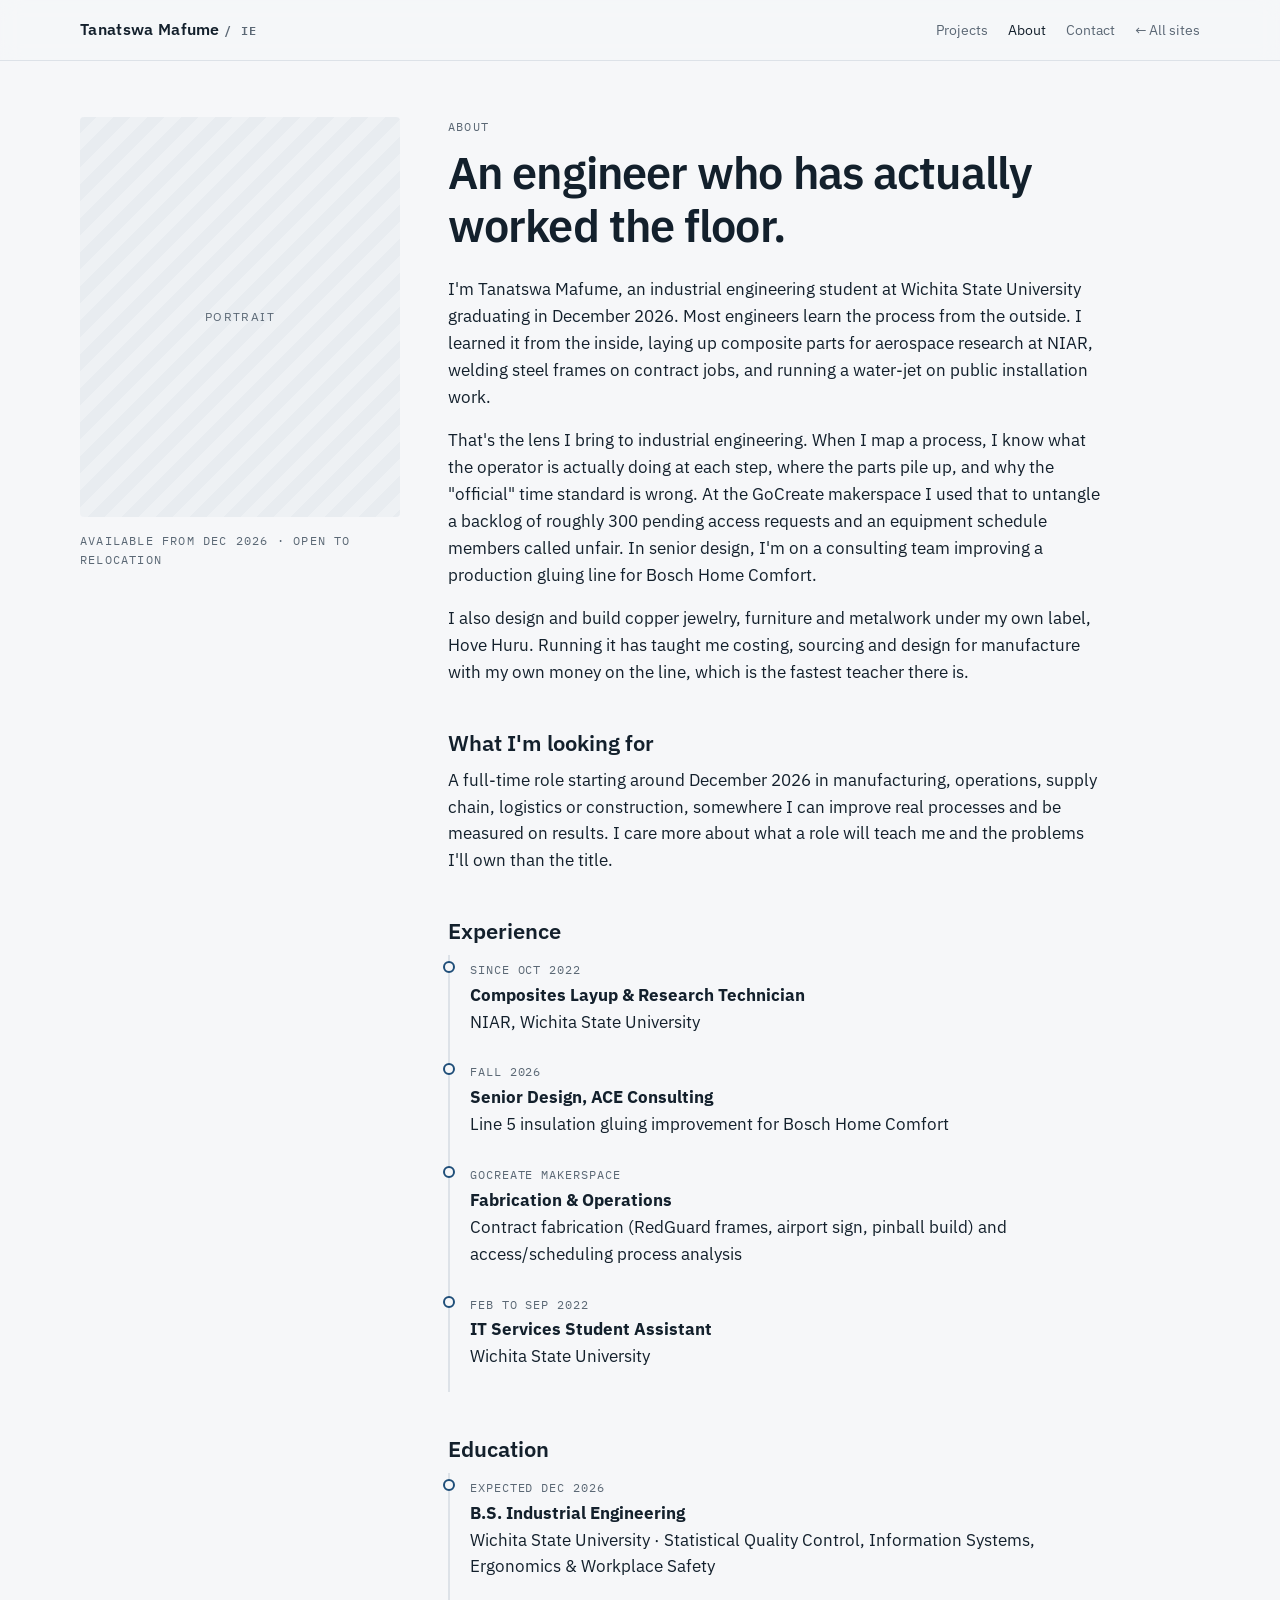
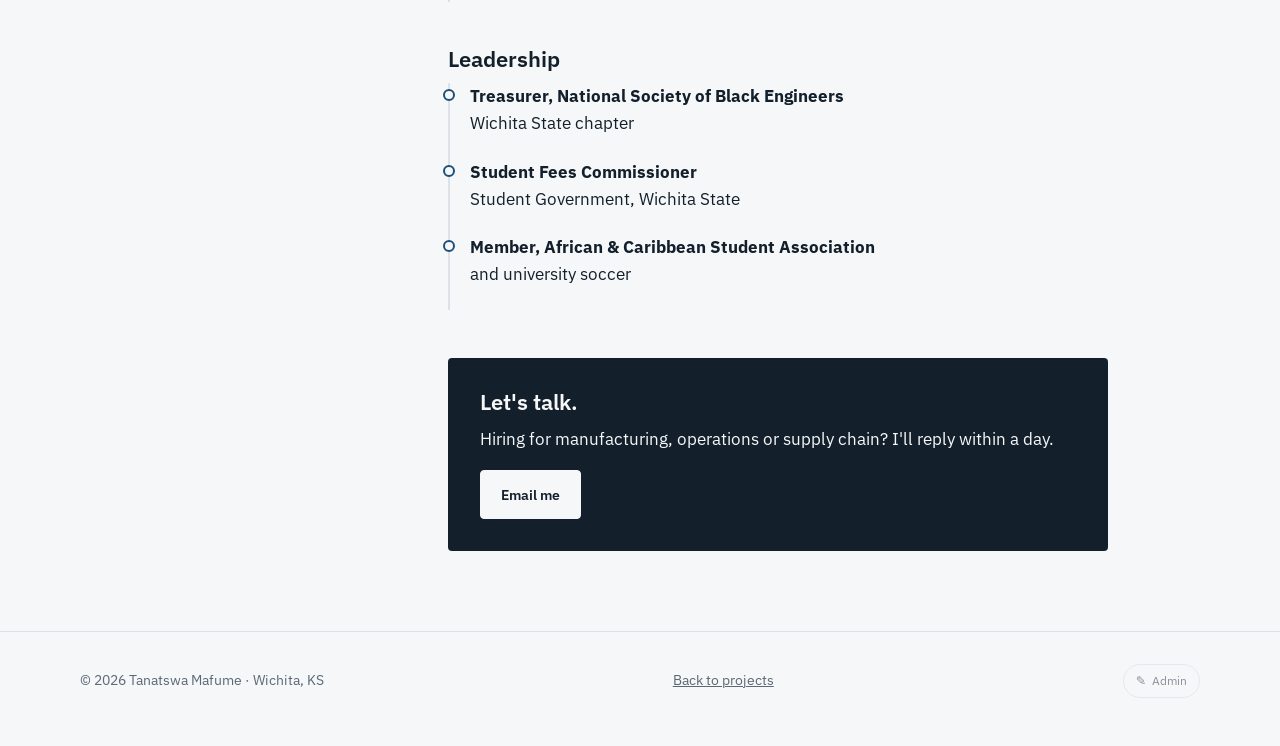
<file: engineering/about.html>
<!doctype html>
<html lang="en">
<head>
<meta charset="utf-8">
<meta name="viewport" content="width=device-width, initial-scale=1">
<title>About | Tanatswa Mafume</title>
<meta name="description" content="About Tanatswa Mafume, industrial engineering graduate (Dec 2026) available for full-time roles in manufacturing, operations and supply chain.">
<link rel="preconnect" href="https://fonts.googleapis.com">
<link rel="preconnect" href="https://fonts.gstatic.com" crossorigin>
<link href="https://fonts.googleapis.com/css2?family=IBM+Plex+Sans:wght@400;600&family=IBM+Plex+Mono:wght@500&display=swap" rel="stylesheet">
<link rel="stylesheet" href="../assets/base.css?v=20261031181204">
<link rel="stylesheet" href="eng.css?v=20261031181204">
</head>
<body>
  <div class="progress" data-progress aria-hidden="true"></div>
  <header class="topbar">
    <div class="wrap">
      <a class="brand" href="./">Tanatswa Mafume <span class="mono">/ IE</span></a>
      <nav class="nav">
        <a href="./">Projects</a>
        <a href="about.html" aria-current="page">About</a>
        <a href="#contact">Contact</a>
        <a class="back-home" href="../">← All sites</a>
      </nav>
    </div>
  </header>

  <main class="wrap" style="padding-top:56px">
    <div class="about-grid">
      <div class="portrait" data-reveal="left">
        <!-- Replace with: <img class="media" src="../images/eng/portrait.jpg" alt="Tanatswa Mafume"> -->
        <div class="ph" style="--ratio:4/5" role="img" aria-label="Portrait of Tanatswa Mafume" data-img="about.portrait">Portrait</div>
        <p data-t="about.availability" class="mono" style="margin-top:14px">Available from Dec 2026 · Open to relocation</p>
      </div>

      <div class="prose">
        <p class="mono">About</p>
        <h1 data-t="about.headline" data-split style="font-size:clamp(2rem,4vw,2.8rem);font-weight:600;letter-spacing:-.02em">An engineer who has actually worked the floor.</h1>

        <p data-reveal data-t="about.p1">I'm Tanatswa Mafume, an industrial engineering student at Wichita State University graduating in December 2026. Most engineers learn the process from the outside. I learned it from the inside, laying up composite parts for aerospace research at NIAR, welding steel frames on contract jobs, and running a water-jet on public installation work.</p>

        <p data-reveal data-t="about.p2">That's the lens I bring to industrial engineering. When I map a process, I know what the operator is actually doing at each step, where the parts pile up, and why the "official" time standard is wrong. At the GoCreate makerspace I used that to untangle a backlog of roughly 300 pending access requests and an equipment schedule members called unfair. In senior design, I'm on a consulting team improving a production gluing line for Bosch Home Comfort.</p>

        <p data-reveal data-t="about.p3">I also design and build copper jewelry, furniture and metalwork under my own label, Hove Huru. Running it has taught me costing, sourcing and design for manufacture with my own money on the line, which is the fastest teacher there is.</p>

        <h2 data-reveal>What I'm looking for</h2>
        <p data-reveal data-t="about.lookingFor">A full-time role starting around December 2026 in <strong>manufacturing, operations, supply chain, logistics or construction</strong>, somewhere I can improve real processes and be measured on results. I care more about what a role will teach me and the problems I'll own than the title.</p>

        <h2 data-reveal>Experience</h2>
        <ol class="timeline" data-list="about.experience" data-reveal-stagger="90">
          <li data-reveal><span class="when">Since Oct 2022</span><b>Composites Layup & Research Technician</b>NIAR, Wichita State University</li>
          <li data-reveal><span class="when">Fall 2026</span><b>Senior Design, ACE Consulting</b>Line 5 insulation gluing improvement for Bosch Home Comfort</li>
          <li data-reveal><span class="when">GoCreate makerspace</span><b>Fabrication & Operations</b>Contract fabrication (RedGuard frames, airport sign, pinball build) and access/scheduling process analysis</li>
          <li data-reveal><span class="when">Feb to Sep 2022</span><b>IT Services Student Assistant</b>Wichita State University</li>
        </ol>

        <h2 data-reveal>Education</h2>
        <ol class="timeline" data-list="about.education" data-reveal-stagger="90">
          <li data-reveal><span class="when">Expected Dec 2026</span><b>B.S. Industrial Engineering</b>Wichita State University · Statistical Quality Control, Information Systems, Ergonomics & Workplace Safety</li>
        </ol>

        <h2 data-reveal>Leadership</h2>
        <ol class="timeline" data-list="about.leadership" data-reveal-stagger="90">
          <li data-reveal><b>Treasurer, National Society of Black Engineers</b>Wichita State chapter</li>
          <li data-reveal><b>Student Fees Commissioner</b>Student Government, Wichita State</li>
          <li data-reveal><b>Member, African & Caribbean Student Association</b>and university soccer</li>
        </ol>

        <section class="contact-box" id="contact" data-reveal="scale">
          <h2 data-t="about.contactTitle" data-reveal>Let's talk.</h2>
          <p data-t="about.contactText">Hiring for manufacturing, operations or supply chain? I'll reply within a day.</p>
          <div style="display:flex;gap:12px;flex-wrap:wrap">
            <a class="btn" data-email href="#">Email me</a>
            <a class="btn ghost" data-linkedin href="#" target="_blank" rel="noopener">LinkedIn</a>
            <a class="btn ghost" data-resume="../" href="#">Resume (PDF)</a>
          </div>
        </section>
      </div>
    </div>
  </main>

  <footer class="footer">
    <div class="wrap">
      <span>© <span data-year></span> Tanatswa Mafume · Wichita, KS</span>
      <a href="./">Back to projects</a>
      <a class="admin-link" href="../admin/#about" data-admin-link><span aria-hidden="true">✎</span> Admin</a>
    </div>
  </footer>

<script data-live="../assets/config.js">document.write('<script src="../assets/config.js?t='+Math.floor(Date.now()/6e4)+'"><\/script>')</script>
<script src="../assets/site.js?v=20261031181204"></script>
<script data-live="../data/text.js">document.write('<script src="../data/text.js?t='+Math.floor(Date.now()/6e4)+'"><\/script>')</script>
<script src="../assets/bind.js?v=20261031181204"></script>
<script src="../assets/motion.js?v=20261031181204"></script>
</body>
</html>
</file>
<file: assets/base.css>
/* Shared reset + utilities. Each section sets its own palette via CSS variables. */
*,
*::before,
*::after { box-sizing: border-box; }
html { -webkit-text-size-adjust: 100%; scroll-behavior: smooth; }
body {
  margin: 0;
  background: var(--bg);
  color: var(--fg);
  font-family: var(--font-body);
  line-height: 1.6;
  -webkit-font-smoothing: antialiased;
}
img { max-width: 100%; display: block; }
a { color: inherit; }
h1, h2, h3, h4 { font-family: var(--font-display); line-height: 1.1; margin: 0 0 .5em; }
p { margin: 0 0 1em; }
button, input, textarea, select { font: inherit; }

.wrap { width: min(1120px, 100% - 32px); margin-inline: auto; }
.visually-hidden { position: absolute; width: 1px; height: 1px; overflow: hidden; clip: rect(0 0 0 0); }

/* Top bar used by every section */
.topbar {
  position: sticky; top: 0; z-index: 50;
  background: var(--bar-bg, var(--bg));
  border-bottom: 1px solid var(--line);
  backdrop-filter: blur(10px);
}
.topbar .wrap { display: flex; align-items: center; justify-content: space-between; gap: 16px; min-height: 60px; }
.brand { font-family: var(--font-display); font-weight: 700; text-decoration: none; letter-spacing: .02em; }
.nav { display: flex; gap: 20px; flex-wrap: wrap; }
.nav a { text-decoration: none; font-size: .9rem; color: var(--muted); }
.nav a:hover, .nav a[aria-current="page"] { color: var(--fg); }
.back-home { font-size: .8rem; color: var(--muted); text-decoration: none; }

/* Placeholder for missing photos — swap by setting an "img" path in the data files */
.ph {
  aspect-ratio: var(--ratio, 4 / 3);
  width: 100%;
  display: grid; place-items: center;
  background: repeating-linear-gradient(135deg, var(--ph-a) 0 12px, var(--ph-b) 12px 24px);
  color: var(--muted);
  font-size: .75rem; letter-spacing: .12em; text-transform: uppercase;
  border-radius: var(--radius, 0);
}
.media {
  aspect-ratio: var(--ratio, 4 / 3);
  width: 100%; object-fit: cover;
  border-radius: var(--radius, 0);
}

.btn {
  display: inline-flex; align-items: center; justify-content: center; gap: 8px;
  padding: 12px 20px; min-height: 44px;
  border: 1px solid var(--accent); background: var(--accent); color: var(--accent-fg);
  text-decoration: none; cursor: pointer; font-weight: 600; font-size: .9rem;
  border-radius: var(--radius, 0);
}
.btn.ghost { background: transparent; color: var(--fg); border-color: var(--line-strong, var(--line)); }
.btn:disabled { opacity: .5; cursor: not-allowed; }

.footer { border-top: 1px solid var(--line); padding: 32px 0 48px; color: var(--muted); font-size: .85rem; margin-top: 80px; }
.footer .wrap { display: flex; justify-content: space-between; gap: 16px; flex-wrap: wrap; }

/* ---- Motion (driven by assets/motion.js; content stays visible without JS) ---- */
.motion-on [data-reveal] {
  opacity: 0;
  transform: translateY(28px);
  transition: opacity .8s cubic-bezier(.2,.7,.2,1) var(--d, 0ms), transform .8s cubic-bezier(.2,.7,.2,1) var(--d, 0ms);
}
.motion-on [data-reveal="left"]  { transform: translateX(-40px); }
.motion-on [data-reveal="right"] { transform: translateX(40px); }
.motion-on [data-reveal="scale"] { transform: scale(.94); }
.motion-on [data-reveal].in { opacity: 1; transform: none; }
/* Wipe: a cover panel slides away (keeps the element measurable for the observer) */
.motion-on [data-reveal="wipe"] { opacity: 1; transform: none; position: relative; }
.motion-on [data-reveal="wipe"]::after { content: ""; position: absolute; inset: -1px; background: var(--wipe, var(--bg)); transform-origin: 100% 50%; transition: transform 1s cubic-bezier(.7,0,.2,1) var(--d, 0ms); pointer-events: none; z-index: 2; }
.motion-on [data-reveal="wipe"].in::after { transform: scaleX(0); }

[data-split] .w { display: inline-block; overflow: hidden; vertical-align: top; padding-bottom: .08em; }
[data-split] .w > span { display: inline-block; transform: translateY(110%); transition: transform .9s cubic-bezier(.2,.8,.2,1) var(--d, 0ms); }
[data-split].split-in .w > span { transform: none; }

[data-tilt] { transition: transform .25s ease-out; transform-style: preserve-3d; will-change: transform; }
[data-magnetic] { transition: transform .3s cubic-bezier(.2,.8,.2,1); }

.progress { position: fixed; top: 0; left: 0; right: 0; height: 2px; background: var(--accent); transform-origin: 0 50%; transform: scaleX(0); z-index: 100; pointer-events: none; }

@media (prefers-reduced-motion: reduce) {
  *, *::before, *::after { animation-duration: .01ms !important; animation-iteration-count: 1 !important; transition-duration: .01ms !important; scroll-behavior: auto !important; }
}

@media (max-width: 640px) {
  .nav { gap: 14px; }
  .topbar .wrap { flex-wrap: wrap; padding: 10px 0; }
}

/* Discreet admin entry in every footer (turn off in Admin → Settings) */
.admin-link { display: inline-flex; align-items: center; gap: 6px; font-size: .78rem; color: var(--muted); text-decoration: none; border: 1px solid var(--line); padding: 6px 12px; border-radius: 999px; opacity: .7; transition: opacity .2s, border-color .2s; }
.admin-link:hover, .admin-link:focus-visible { opacity: 1; border-color: currentColor; }
.footer .wrap { align-items: center; }
</file>
<file: admin/admin.css>
:root {
  --bg: #f4f5f7; --panel: #fff; --fg: #15191f; --muted: #66707c; --line: #e2e5ea; --line2: #cfd4db;
  --side: #111418; --side-fg: #e9ecf0; --side-muted: #8b95a1;
  --accent: #2f5cff; --accent-fg: #fff; --ok: #1d8a4e; --warn: #b26a00; --bad: #c62828;
  --radius: 10px;
  font-family: "IBM Plex Sans", system-ui, -apple-system, sans-serif;
}
* { box-sizing: border-box; }
html, body { margin: 0; }
body { background: var(--bg); color: var(--fg); display: grid; grid-template-columns: 250px 1fr; min-height: 100vh; -webkit-font-smoothing: antialiased; }
a { color: var(--accent); }
button, input, textarea, select { font: inherit; color: inherit; }

/* Sidebar */
.side { background: var(--side); color: var(--side-fg); position: sticky; top: 0; height: 100vh; display: flex; flex-direction: column; padding: 18px 14px; gap: 18px; }
.me { display: flex; gap: 10px; align-items: center; padding: 4px 6px 14px; border-bottom: 1px solid #ffffff14; }
.logo { width: 38px; height: 38px; border-radius: 9px; display: grid; place-items: center; font-weight: 600; background: linear-gradient(135deg, #2f5cff, #c98b4f); }
.me b { display: block; font-size: .95rem; }
.me span { font-size: .78rem; color: var(--side-muted); }
.me span.on { color: #6fdc9b; }
.tabs { display: flex; flex-direction: column; gap: 2px; overflow-y: auto; }
.tabs button { text-align: left; background: none; border: 0; color: var(--side-muted); padding: 10px 12px; border-radius: 8px; cursor: pointer; display: flex; gap: 10px; align-items: center; font-size: .93rem; min-height: 44px; }
.tabs button:hover { background: #ffffff0d; color: var(--side-fg); }
.tabs button[aria-current="true"] { background: #ffffff17; color: #fff; }
.tabs .dot { width: 8px; height: 8px; border-radius: 50%; background: var(--warn); margin-left: auto; display: none; }
.tabs button.dirty .dot { display: block; }
.tabs .ico { width: 22px; text-align: center; opacity: .9; }
.side-foot { margin-top: auto; display: flex; flex-direction: column; gap: 6px; font-size: .88rem; padding: 0 6px; }
.side-foot a, .side-foot .link { color: var(--side-muted); text-decoration: none; background: none; border: 0; padding: 6px 0; text-align: left; cursor: pointer; }
.side-foot a:hover, .side-foot .link:hover { color: #fff; }

/* Main */
.main { padding: 28px clamp(16px, 4vw, 48px) 120px; min-width: 0; }
.top { display: flex; justify-content: space-between; align-items: end; gap: 16px; margin-bottom: 22px; flex-wrap: wrap; }
.crumb { margin: 0 0 4px; font-family: "IBM Plex Mono", monospace; font-size: .75rem; letter-spacing: .08em; text-transform: uppercase; color: var(--muted); }
h1 { margin: 0; font-size: clamp(1.5rem, 3vw, 2rem); font-weight: 600; letter-spacing: -.01em; }
.view { display: grid; gap: 22px; max-width: 980px; }

.card { background: var(--panel); border: 1px solid var(--line); border-radius: var(--radius); padding: 20px; }
.card > h2 { font-size: 1.05rem; margin: 0 0 4px; font-weight: 600; }
.card > .sub { margin: 0 0 16px; color: var(--muted); font-size: .9rem; }
.grid2 { display: grid; grid-template-columns: 1fr 1fr; gap: 14px 16px; }
.full { grid-column: 1 / -1; }

.field { display: grid; gap: 6px; }
.field > span { font-size: .8rem; font-weight: 500; color: var(--muted); }
.field input[type=text], .field input[type=email], .field input[type=url], .field input[type=number], .field input[type=password], .field textarea, .field select {
  width: 100%; border: 1px solid var(--line2); border-radius: 8px; padding: 10px 12px; background: #fff; min-height: 44px; font-size: 16px;
}
.field textarea { min-height: 96px; resize: vertical; line-height: 1.5; }
.field input:focus, .field textarea:focus, .field select:focus { outline: 2px solid var(--accent); outline-offset: -1px; border-color: transparent; }
.field .hint { font-size: .78rem; color: var(--muted); }
.check { display: flex; gap: 10px; align-items: center; min-height: 44px; font-size: .92rem; }
.check input { width: 20px; height: 20px; accent-color: var(--accent); }

/* Image field */
.imgfield { display: grid; grid-template-columns: 120px 1fr; gap: 12px; align-items: center; }
.thumb { width: 120px; aspect-ratio: 4 / 3; border-radius: 8px; background: repeating-linear-gradient(135deg, #eef0f3 0 10px, #f6f7f9 10px 20px) center / cover no-repeat; border: 1px solid var(--line); position: relative; overflow: hidden; }
.thumb.pending::after { content: "NEW"; position: absolute; top: 6px; left: 6px; background: var(--warn); color: #fff; font-size: .62rem; font-weight: 600; padding: 2px 6px; border-radius: 4px; letter-spacing: .05em; }
.imgbtns { display: flex; gap: 8px; flex-wrap: wrap; }
.imgbtns input[type=text] { flex: 1 1 220px; }

/* List editor */
.list { display: grid; gap: 10px; }
.item { border: 1px solid var(--line); border-radius: 10px; background: #fcfcfd; }
.item > header { display: flex; align-items: center; gap: 12px; padding: 10px 12px; cursor: pointer; min-height: 60px; }
.item > header .mini { width: 52px; height: 40px; border-radius: 6px; flex: none; background: #eef0f3 center / cover no-repeat; border: 1px solid var(--line); }
.item > header .ttl { flex: 1; min-width: 0; }
.item > header .ttl b { display: block; font-weight: 500; white-space: nowrap; overflow: hidden; text-overflow: ellipsis; }
.item > header .ttl small { color: var(--muted); font-size: .78rem; }
.item .ctrls { display: flex; gap: 4px; }
.iconbtn { width: 40px; height: 40px; border: 1px solid var(--line); background: #fff; border-radius: 8px; cursor: pointer; font-size: 1rem; display: grid; place-items: center; }
.iconbtn:hover { border-color: var(--line2); background: #f3f5f8; }
.iconbtn.del:hover { color: var(--bad); border-color: #f1c4c4; background: #fff5f5; }
.item .body { padding: 6px 14px 16px; border-top: 1px solid var(--line); display: none; }
.item.open .body { display: block; }
.item.open > header { background: #f3f5f8; border-radius: 10px 10px 0 0; }
.addrow { display: flex; gap: 10px; margin-top: 12px; }

/* Buttons */
.btn { display: inline-flex; align-items: center; justify-content: center; gap: 8px; min-height: 44px; padding: 0 16px; border-radius: 9px; border: 1px solid var(--line2); background: #fff; cursor: pointer; font-weight: 500; text-decoration: none; color: var(--fg); font-size: .92rem; }
.btn:hover { border-color: #b7bec8; }
.btn.primary { background: var(--accent); border-color: var(--accent); color: var(--accent-fg); }
.btn.primary:hover { filter: brightness(1.08); }
.btn:disabled { opacity: .55; cursor: wait; }
.btn.ghost { background: transparent; }

.savebar { position: fixed; left: 250px; right: 0; bottom: 0; z-index: 50; display: flex; align-items: center; justify-content: space-between; gap: 12px; padding: 12px clamp(16px, 4vw, 48px); background: #15191fee; color: #fff; backdrop-filter: blur(8px); animation: rise .25s ease-out; }
.savebar .btn.ghost { color: #fff; border-color: #ffffff40; }
.savebar-actions { display: flex; gap: 8px; }
@keyframes rise { from { transform: translateY(100%); } }

.notice { max-width: 980px; margin-bottom: 18px; border-radius: 10px; padding: 14px 16px; background: #fff7e6; border: 1px solid #f3d39b; color: #6b4200; font-size: .92rem; display: flex; gap: 12px; align-items: center; justify-content: space-between; flex-wrap: wrap; }
.notice.info { background: #eef3ff; border-color: #c9d6ff; color: #1d3a99; }
.notice.ok { background: #ecf8f1; border-color: #bfe6cf; color: #145c35; }

.toast { position: fixed; left: 50%; bottom: 84px; transform: translateX(-50%) translateY(20px); background: #15191f; color: #fff; padding: 12px 18px; border-radius: 10px; font-size: .92rem; opacity: 0; pointer-events: none; transition: .25s; z-index: 60; max-width: calc(100% - 32px); }
.toast.show { opacity: 1; transform: translateX(-50%); }

dialog { border: 0; border-radius: 14px; padding: 0; width: min(560px, 100% - 24px); box-shadow: 0 30px 80px #0006; }
dialog::backdrop { background: #0b0d10aa; }
.dlg { padding: 24px; display: grid; gap: 14px; }
.dlg h2 { margin: 0; font-size: 1.3rem; }
.dlg p { margin: 0; color: #3c4450; line-height: 1.5; }
.steps { margin: 0; padding-left: 20px; display: grid; gap: 6px; font-size: .92rem; line-height: 1.45; }
.dlg-actions { display: flex; gap: 8px; align-items: center; flex-wrap: wrap; }
.small { font-size: .85rem; color: var(--muted); min-height: 1.2em; }
.small.bad { color: var(--bad); } .small.ok { color: var(--ok); }

.progress { height: 6px; border-radius: 6px; background: #ffffff26; overflow: hidden; width: 160px; }
.progress i { display: block; height: 100%; width: 0; background: #6fdc9b; transition: width .2s; }

@media (max-width: 860px) {
  body { grid-template-columns: 1fr; }
  .side { position: sticky; top: 0; z-index: 40; height: auto; flex-direction: column; padding: 10px 12px; gap: 8px; }
  .me { padding: 0 2px 8px; }
  .tabs { flex-direction: row; overflow-x: auto; }
  .tabs button { white-space: nowrap; }
  .side-foot { display: none; }
  .savebar { left: 0; }
  .grid2 { grid-template-columns: 1fr; }
  .imgfield { grid-template-columns: 90px 1fr; }
  .thumb { width: 90px; }
  .main { padding-left: 12px; padding-right: 12px; }
  .card { padding: 16px 12px; }
  .item > header { gap: 8px; padding: 8px; }
  .item > header .mini { width: 40px; height: 32px; }
  .item .ctrls { gap: 2px; }
  .iconbtn { width: 34px; height: 34px; font-size: .9rem; }
  .iconbtn.dup { display: none; }
  .savebar { flex-wrap: wrap; }
  #dirtyText { font-size: .85rem; }
}
</file>
<file: engineering/eng.css>
:root {
  --bg: #f6f7f9; --fg: #13202c; --muted: #5b6875;
  --line: #dde2e8; --line-strong: #b9c2cc;
  --accent: #1f4e79; --accent-fg: #fff;
  --ph-a: #e8ecf0; --ph-b: #eef1f4;
  --bar-bg: #f6f7f9e6;
  --radius: 4px;
  --font-body: "IBM Plex Sans", system-ui, sans-serif;
  --font-display: "IBM Plex Sans", system-ui, sans-serif;
  --font-mono: "IBM Plex Mono", ui-monospace, monospace;
}
.brand { font-weight: 600; }
.mono { font-family: var(--font-mono); font-size: .75rem; letter-spacing: .1em; text-transform: uppercase; color: var(--muted); }

/* Hero */
.hero { padding: 72px 0 56px; border-bottom: 1px solid var(--line); background-image: linear-gradient(var(--line) 1px, transparent 1px), linear-gradient(90deg, var(--line) 1px, transparent 1px); background-size: 32px 32px; background-position: -1px -1px; }
.hero h1 { font-size: clamp(2.2rem, 5vw, 3.6rem); font-weight: 600; letter-spacing: -.025em; max-width: 18ch; }
.hero .lede { font-size: 1.15rem; color: var(--muted); max-width: 56ch; }
.hero .cta { display: flex; gap: 12px; flex-wrap: wrap; margin-top: 28px; }

.stats { display: grid; grid-template-columns: repeat(4, 1fr); gap: 1px; background: var(--line); border: 1px solid var(--line); margin-top: 48px; border-radius: var(--radius); overflow: hidden; }
.stat { background: var(--bg); padding: 18px 20px; }
.stat b { display: block; font-size: 1.05rem; }
.stat span { font-size: .85rem; color: var(--muted); }

section.block { padding: 64px 0 0; }
.section-head { display: flex; justify-content: space-between; align-items: end; gap: 16px; flex-wrap: wrap; margin-bottom: 24px; }
.section-head h2 { font-size: 1.6rem; font-weight: 600; letter-spacing: -.01em; margin: 0; }

/* Filters */
.filters { display: flex; gap: 8px; flex-wrap: wrap; }
.filters button { border: 1px solid var(--line-strong); background: transparent; color: var(--fg); padding: 8px 14px; min-height: 40px; border-radius: 999px; cursor: pointer; font-size: .85rem; }
.filters button[aria-pressed="true"] { background: var(--fg); color: var(--bg); border-color: var(--fg); }

/* Project cards */
.grid { display: grid; grid-template-columns: repeat(auto-fill, minmax(300px, 1fr)); gap: 20px; }
.card { background: #fff; border: 1px solid var(--line); border-radius: var(--radius); overflow: hidden; display: flex; flex-direction: column; }
.card .body { padding: 18px 20px 20px; display: flex; flex-direction: column; flex: 1; }
.card h3 { font-size: 1.1rem; font-weight: 600; margin: 6px 0 8px; }
.card .meta { display: flex; gap: 8px; align-items: center; flex-wrap: wrap; }
.tag-type { font-family: var(--font-mono); font-size: .68rem; letter-spacing: .1em; text-transform: uppercase; color: var(--accent); }
.card .org { font-size: .85rem; color: var(--muted); }
.card p.sum { font-size: .95rem; margin: 0 0 14px; }
.chips { display: flex; flex-wrap: wrap; gap: 6px; margin-top: auto; }
.chips span { font-size: .72rem; border: 1px solid var(--line); padding: 3px 8px; border-radius: 999px; color: var(--muted); }
.card details { border-top: 1px solid var(--line); margin-top: 14px; padding-top: 12px; }
.card summary { cursor: pointer; font-size: .85rem; font-weight: 600; color: var(--accent); list-style: none; }
.card summary::-webkit-details-marker { display: none; }
.card summary::after { content: " +"; }
.card details[open] summary::after { content: " –"; }
.card dl { margin: 12px 0 0; font-size: .9rem; }
.card dt { font-family: var(--font-mono); font-size: .68rem; letter-spacing: .1em; text-transform: uppercase; color: var(--muted); margin-top: 10px; }
.card dd { margin: 2px 0 0; }
.card.featured { border-color: var(--line-strong); }

/* Capabilities */
.caps { display: grid; grid-template-columns: repeat(auto-fit, minmax(240px, 1fr)); gap: 20px; }
.cap { border-top: 2px solid var(--fg); padding-top: 14px; }
.cap h3 { font-size: 1rem; font-weight: 600; }
.cap ul { margin: 0; padding-left: 18px; color: var(--muted); font-size: .95rem; }

/* About page */
.about-grid { display: grid; grid-template-columns: 320px 1fr; gap: 48px; align-items: start; }
.about-grid .portrait { --ratio: 4 / 5; position: sticky; top: 84px; }
.prose { max-width: 66ch; font-size: 1.05rem; }
.prose h2 { font-size: 1.4rem; font-weight: 600; margin-top: 2em; }
.timeline { list-style: none; padding: 0; margin: 0; border-left: 2px solid var(--line); }
.timeline li { padding: 0 0 22px 20px; position: relative; }
.timeline li::before { content: ""; position: absolute; left: -7px; top: 6px; width: 12px; height: 12px; border-radius: 50%; background: var(--bg); border: 2px solid var(--accent); }
.timeline .when { font-family: var(--font-mono); font-size: .72rem; letter-spacing: .08em; color: var(--muted); text-transform: uppercase; }
.timeline b { display: block; }
.contact-box { background: var(--fg); color: var(--bg); padding: 32px; border-radius: var(--radius); margin-top: 48px; }
.contact-box h2 { margin-top: 0; }
.contact-box .btn { background: var(--bg); color: var(--fg); border-color: var(--bg); }
.contact-box .btn.ghost { background: transparent; color: var(--bg); border-color: #ffffff55; }

@media (max-width: 860px) {
  .stats { grid-template-columns: repeat(2, 1fr); }
  .about-grid { grid-template-columns: 1fr; gap: 28px; }
  .about-grid .portrait { position: static; max-width: 320px; }
}

/* ---- Motion: restrained on purpose — recruiters skim ---- */
.hero { position: relative; overflow: hidden; }
.hero::after { content: ""; position: absolute; inset: 0; pointer-events: none; background: radial-gradient(360px circle at var(--mx, 70%) var(--my, 30%), #1f4e7914, transparent 70%); }
.hero .wrap { position: relative; z-index: 1; }
.card { transition: transform .35s cubic-bezier(.2,.8,.2,1), box-shadow .35s ease, border-color .35s ease; }
.card:hover { transform: translateY(-4px); box-shadow: 0 14px 32px -18px #13202c55; border-color: var(--line-strong); }
.card .ph, .card .media { transition: transform .8s cubic-bezier(.2,.8,.2,1); }
.card > :first-child { overflow: hidden; }
.card:hover .media { transform: scale(1.04); }
.cap { border-top: 0; position: relative; }
.cap::before { content: ""; position: absolute; left: 0; top: 0; height: 2px; width: 100%; background: var(--fg); transform-origin: 0 50%; transform: scaleX(0); transition: transform 1s cubic-bezier(.7,0,.2,1) var(--d, 0ms); }
.cap.in::before, .motion-off .cap::before { transform: none; }
.grid.fading { opacity: 0; transform: translateY(6px); }
.grid { transition: opacity .25s ease, transform .25s ease; }
.timeline li::before { transition: background .4s ease, transform .4s ease; }
.timeline li:hover::before { background: var(--accent); transform: scale(1.2); }

/* Landing after the glass-shatter transition from the hub */
.from-glass body { animation: settle .8s cubic-bezier(.2,.8,.2,1); }
@keyframes settle { from { opacity: 0; transform: scale(1.03); } to { opacity: 1; transform: none; } }
</file>
